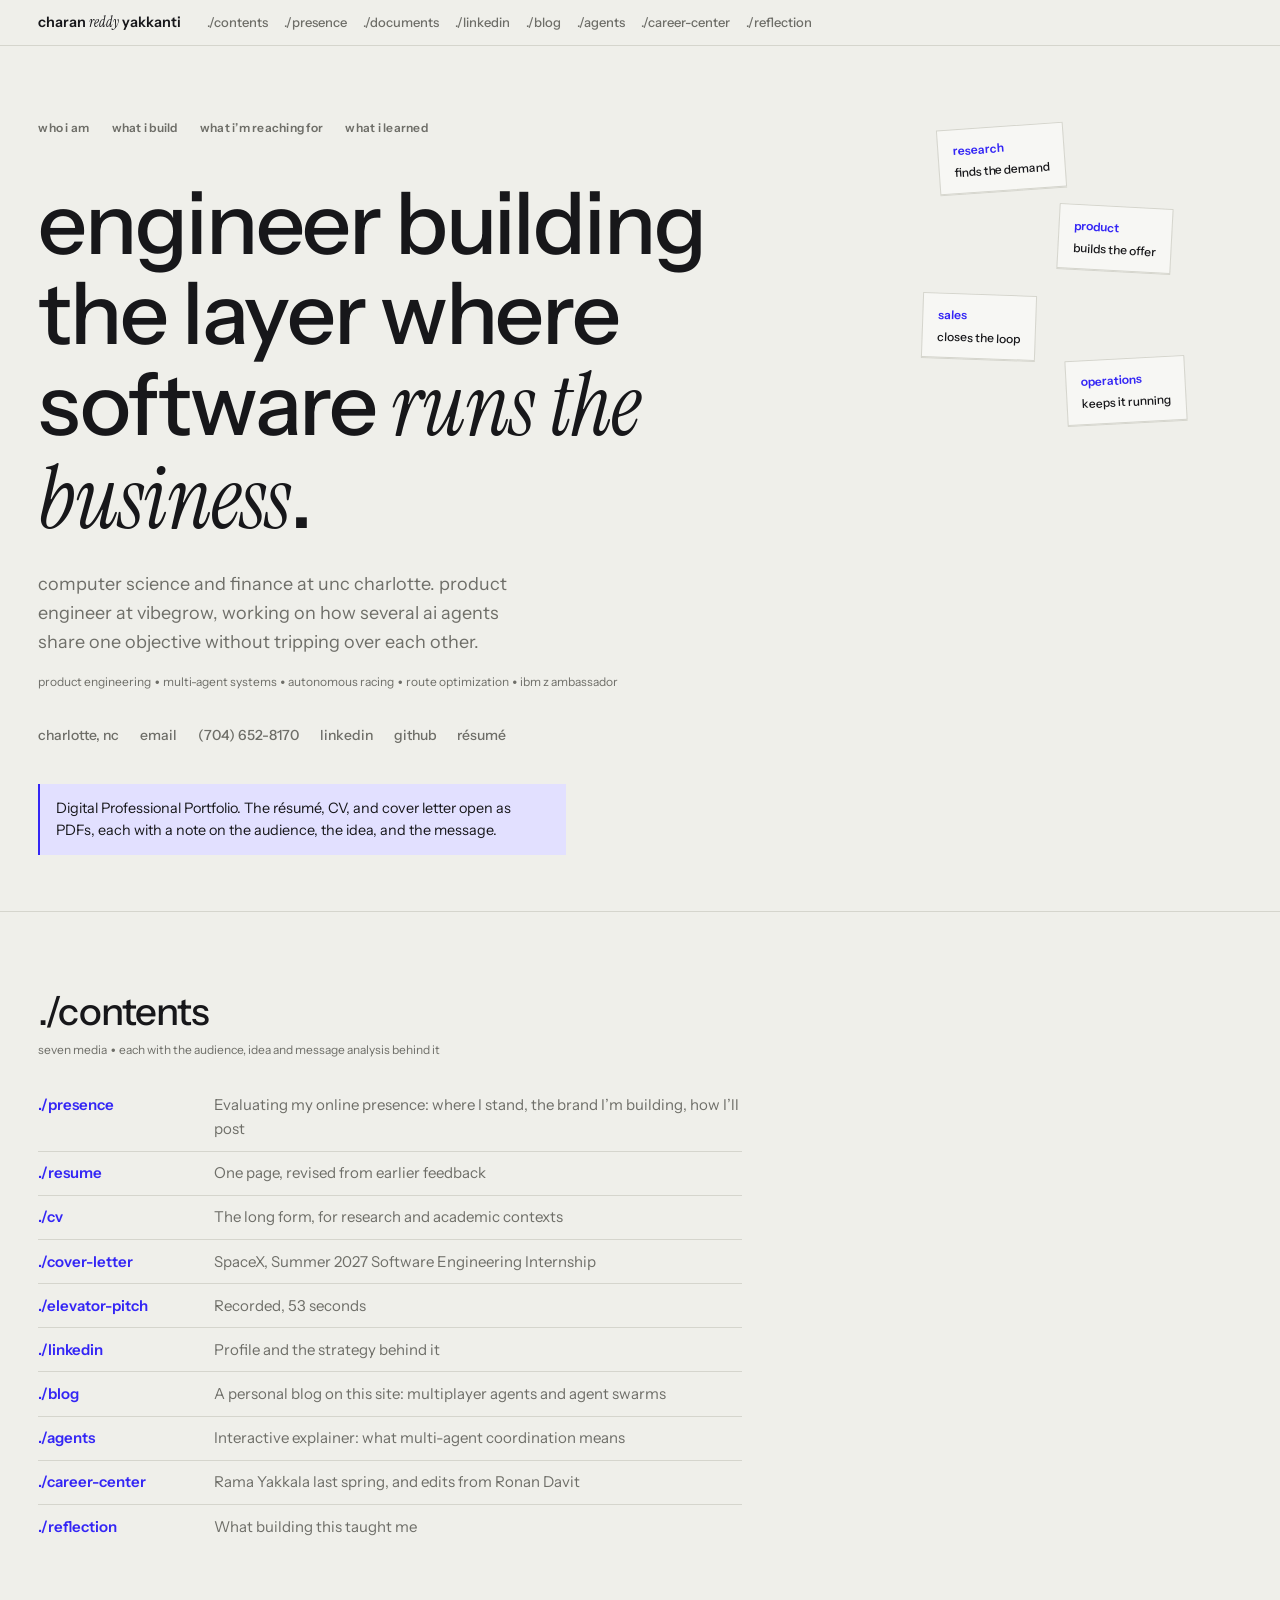
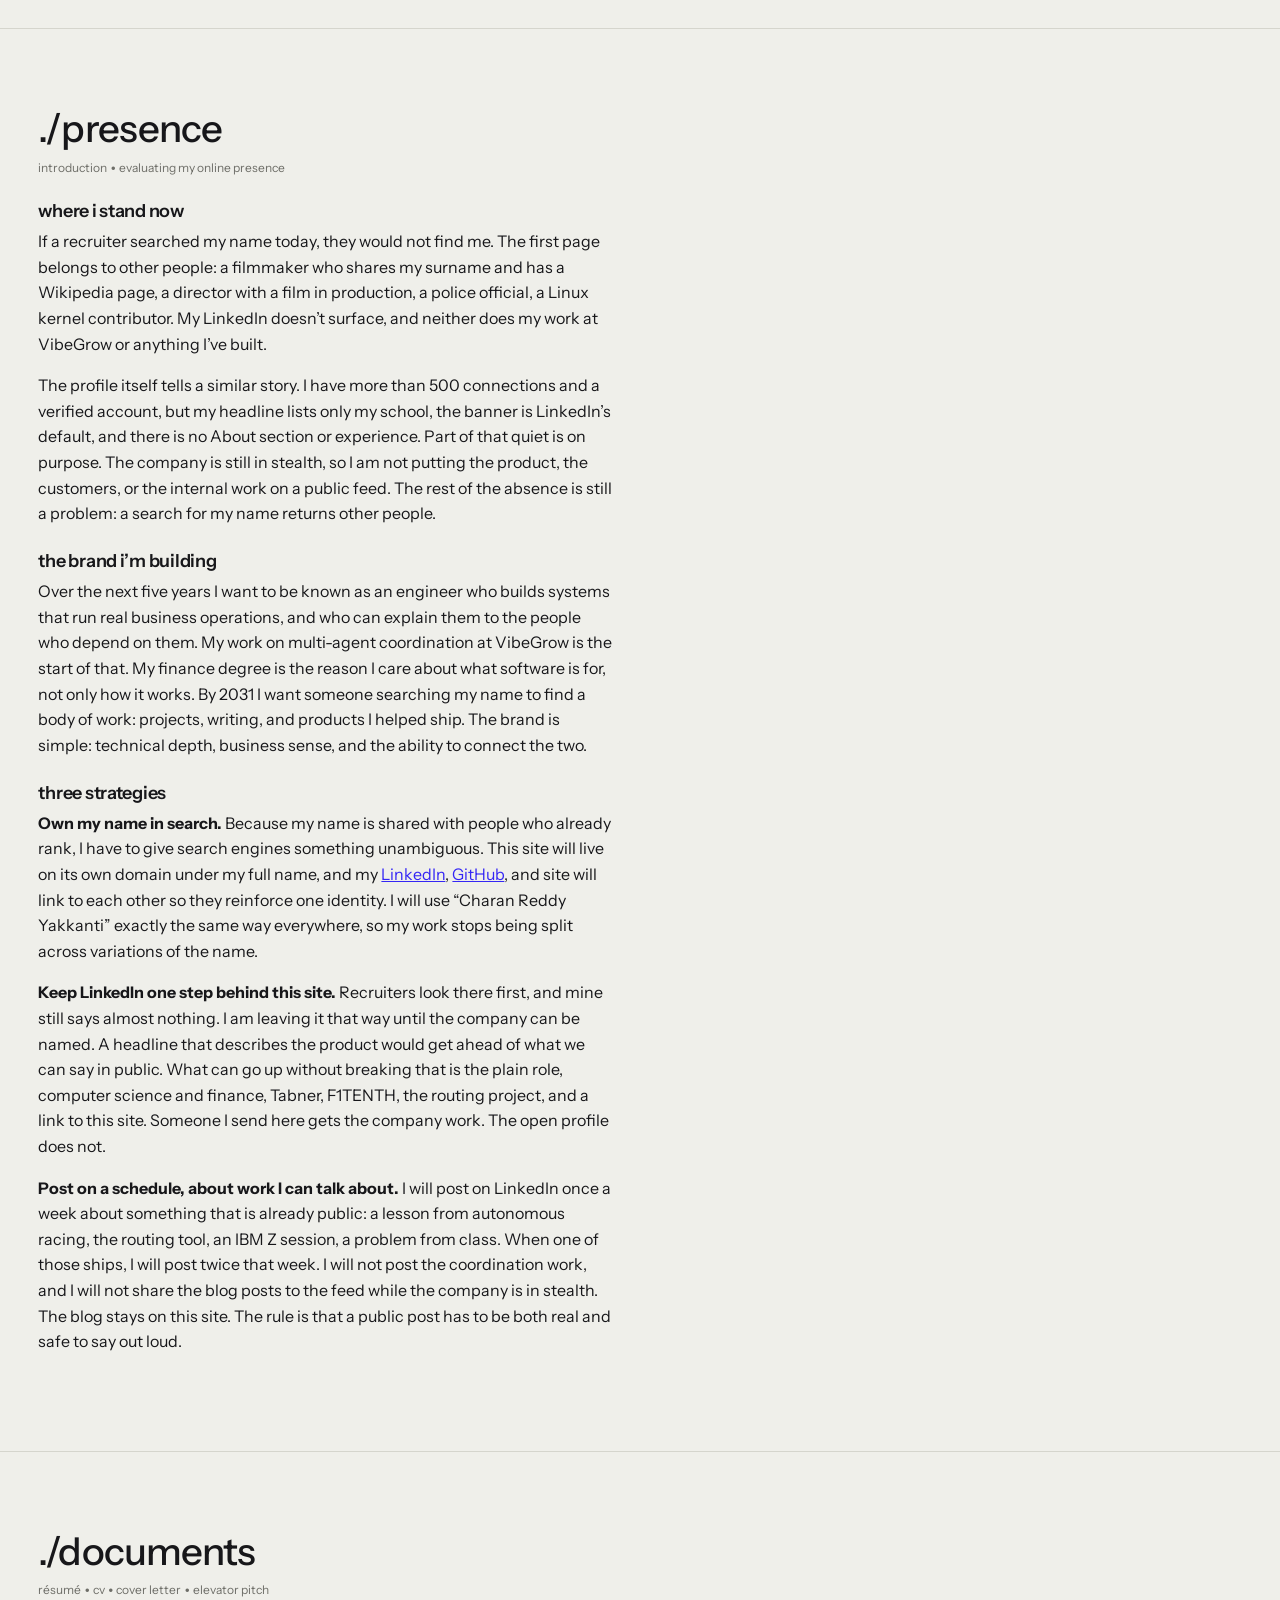
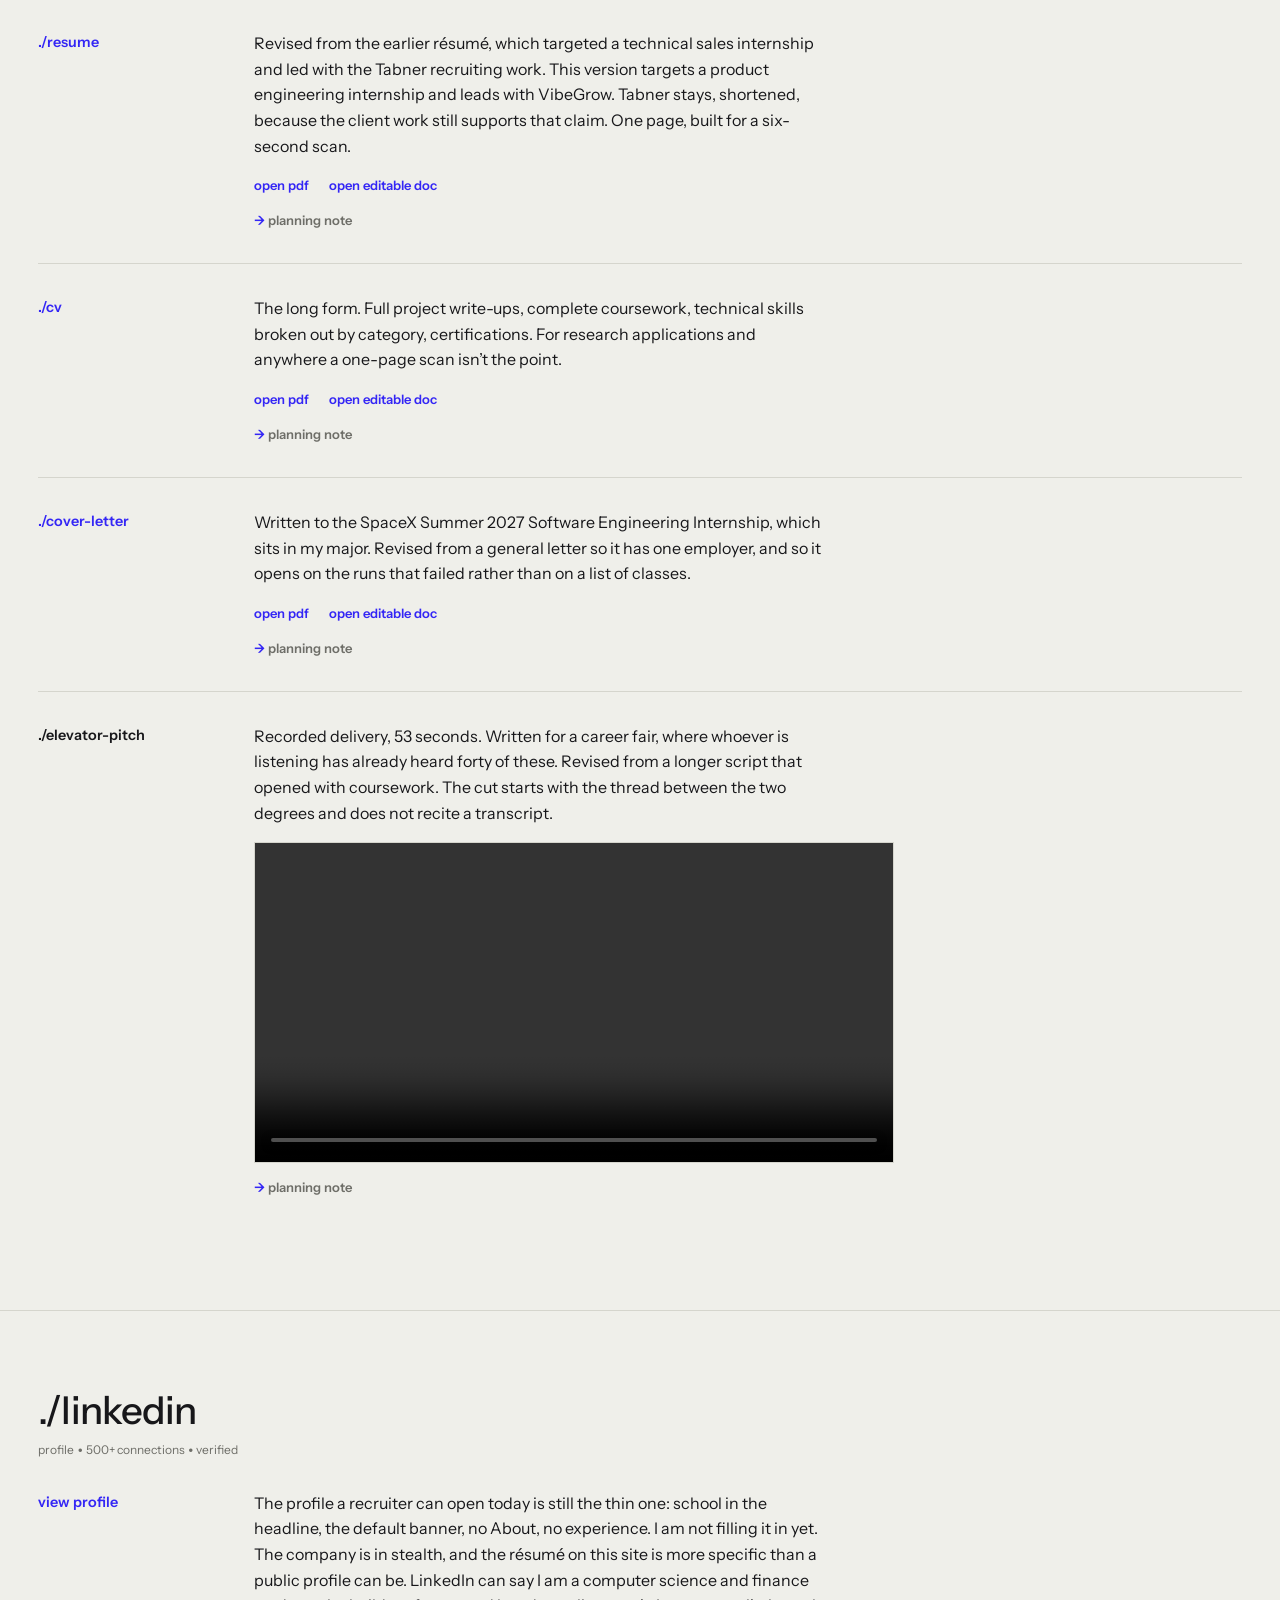
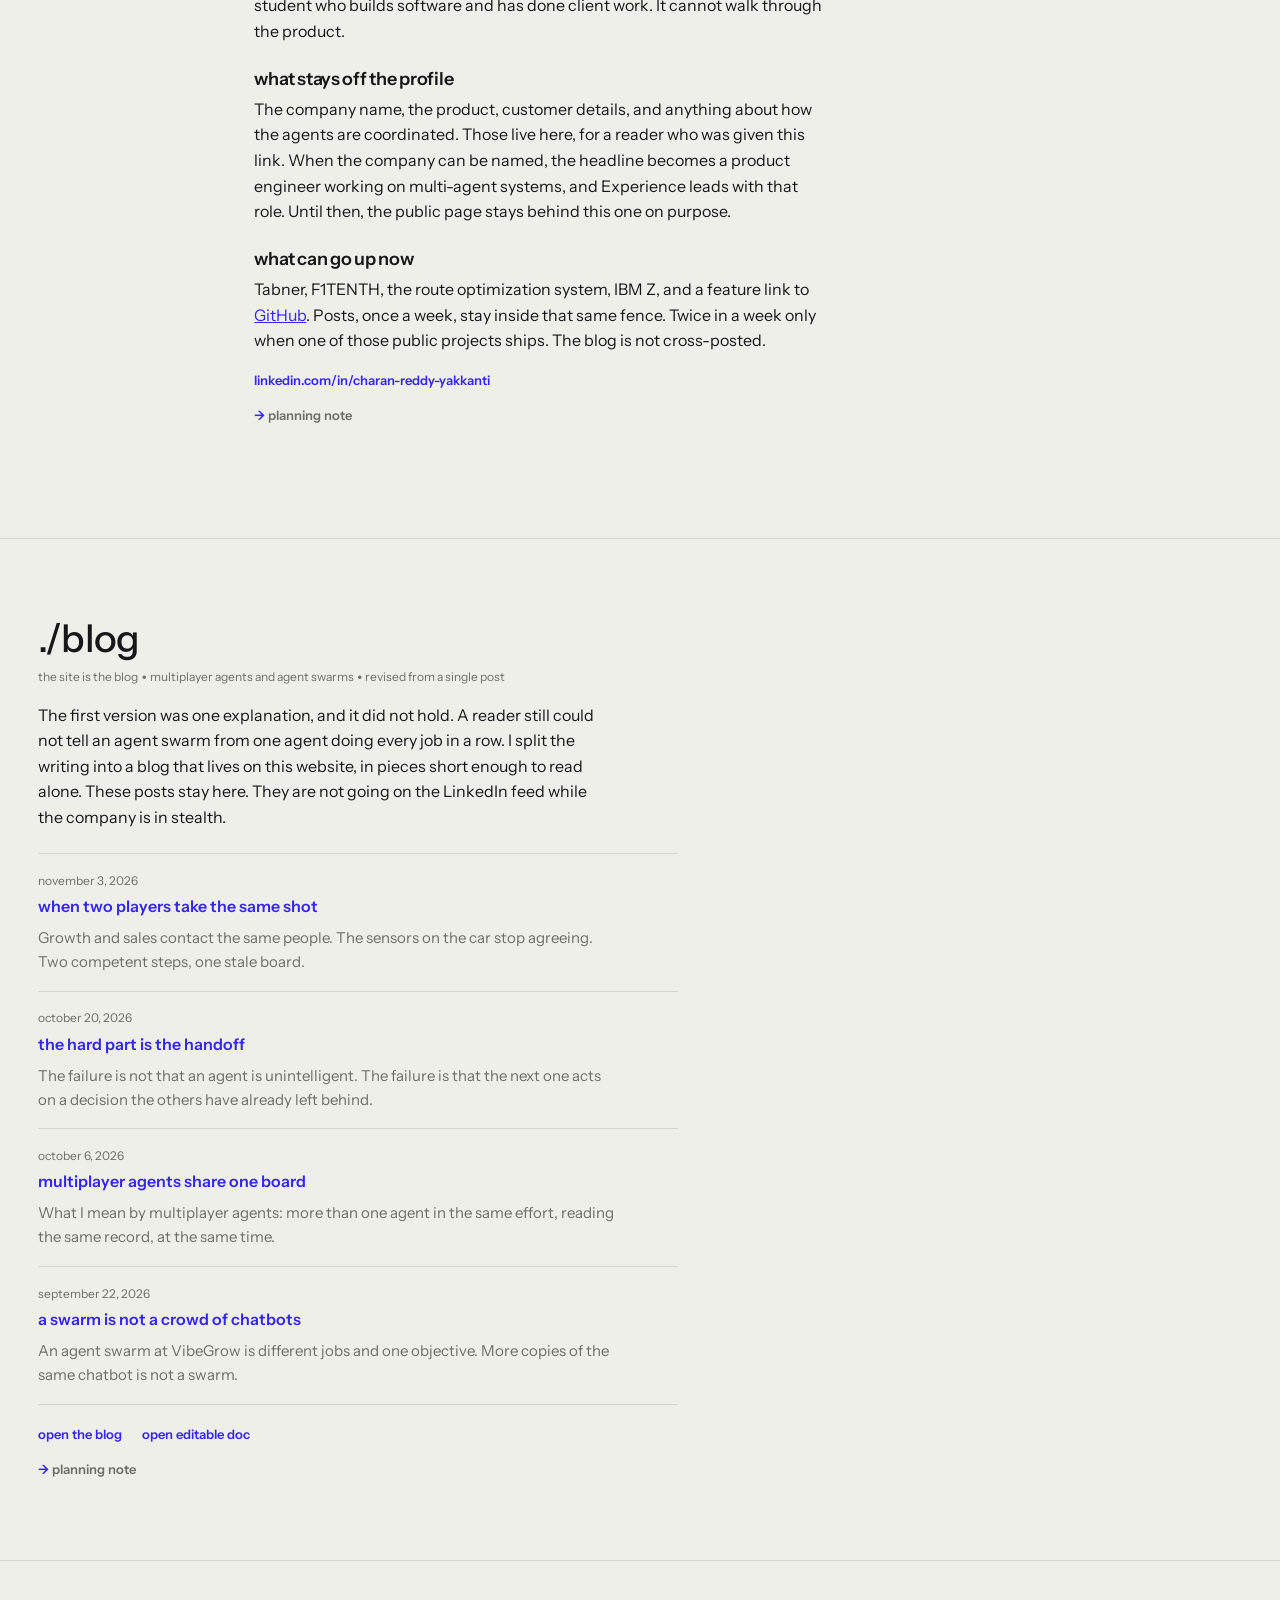
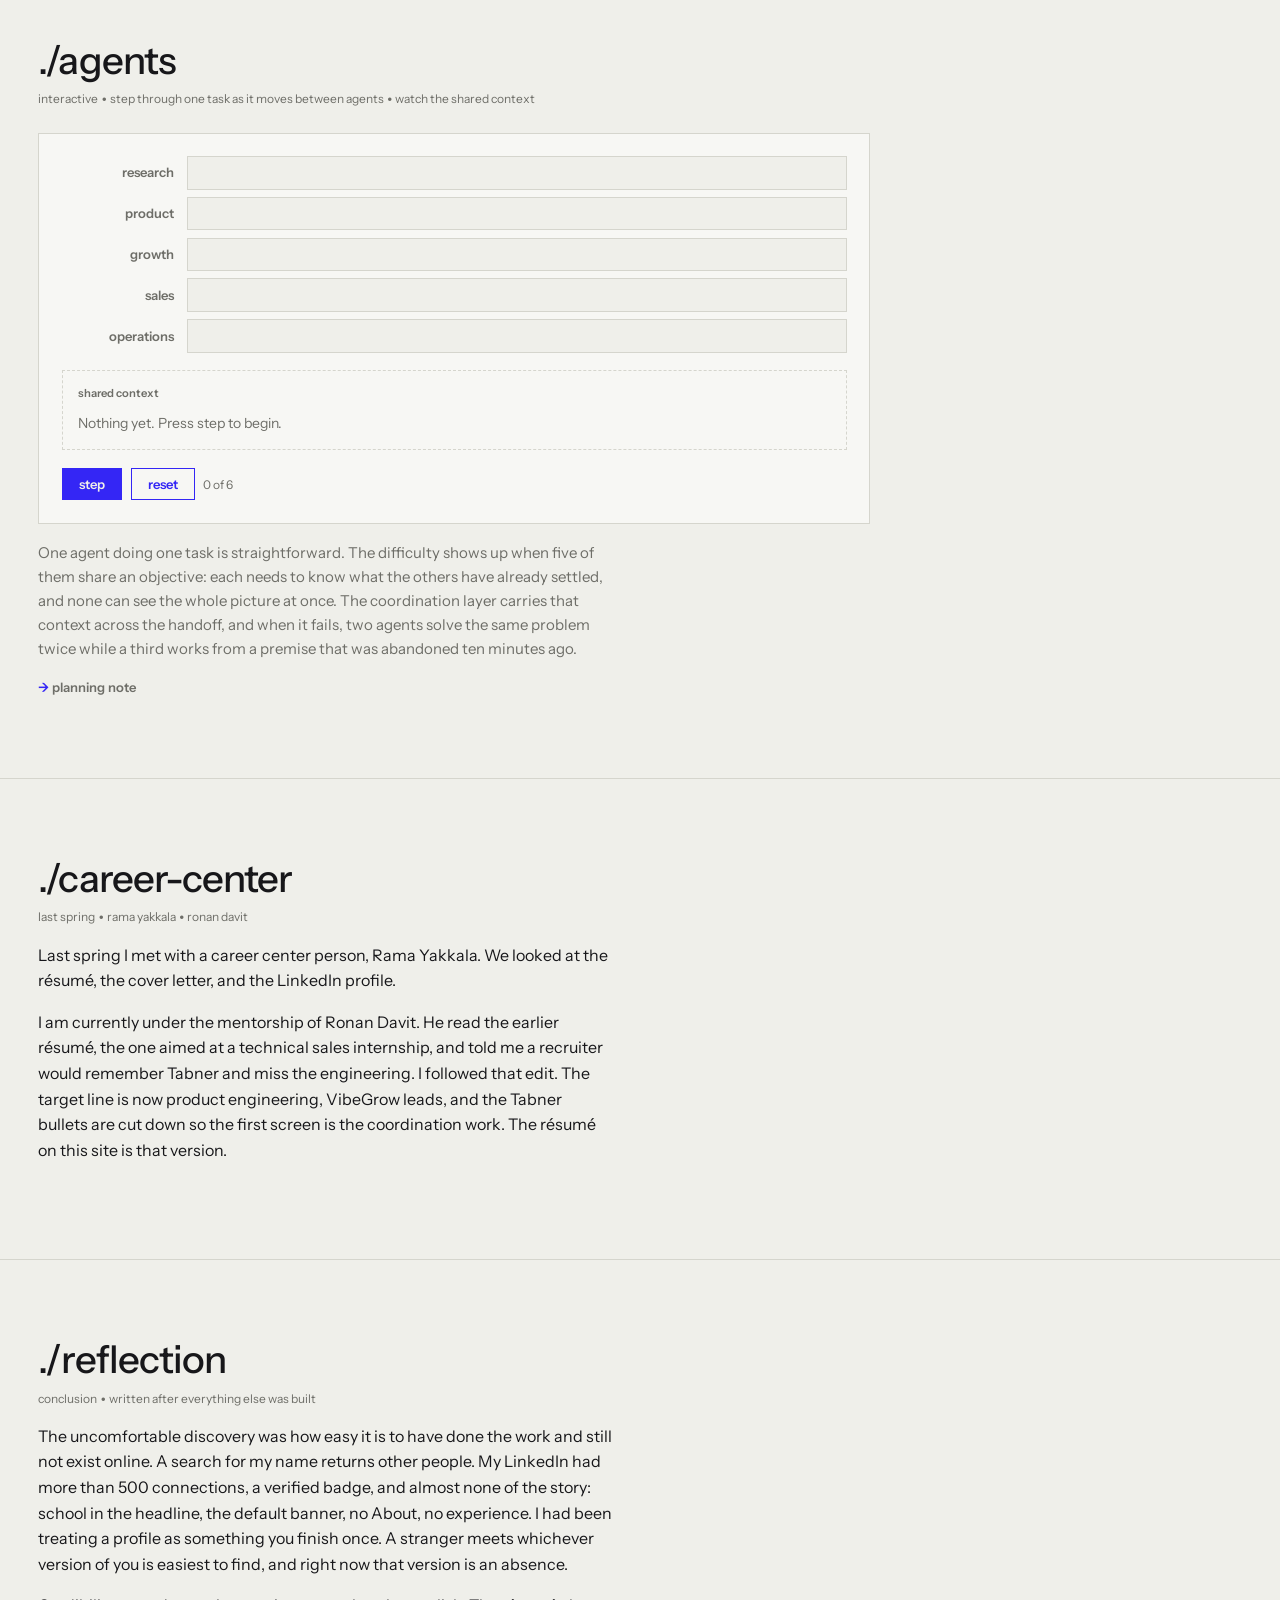
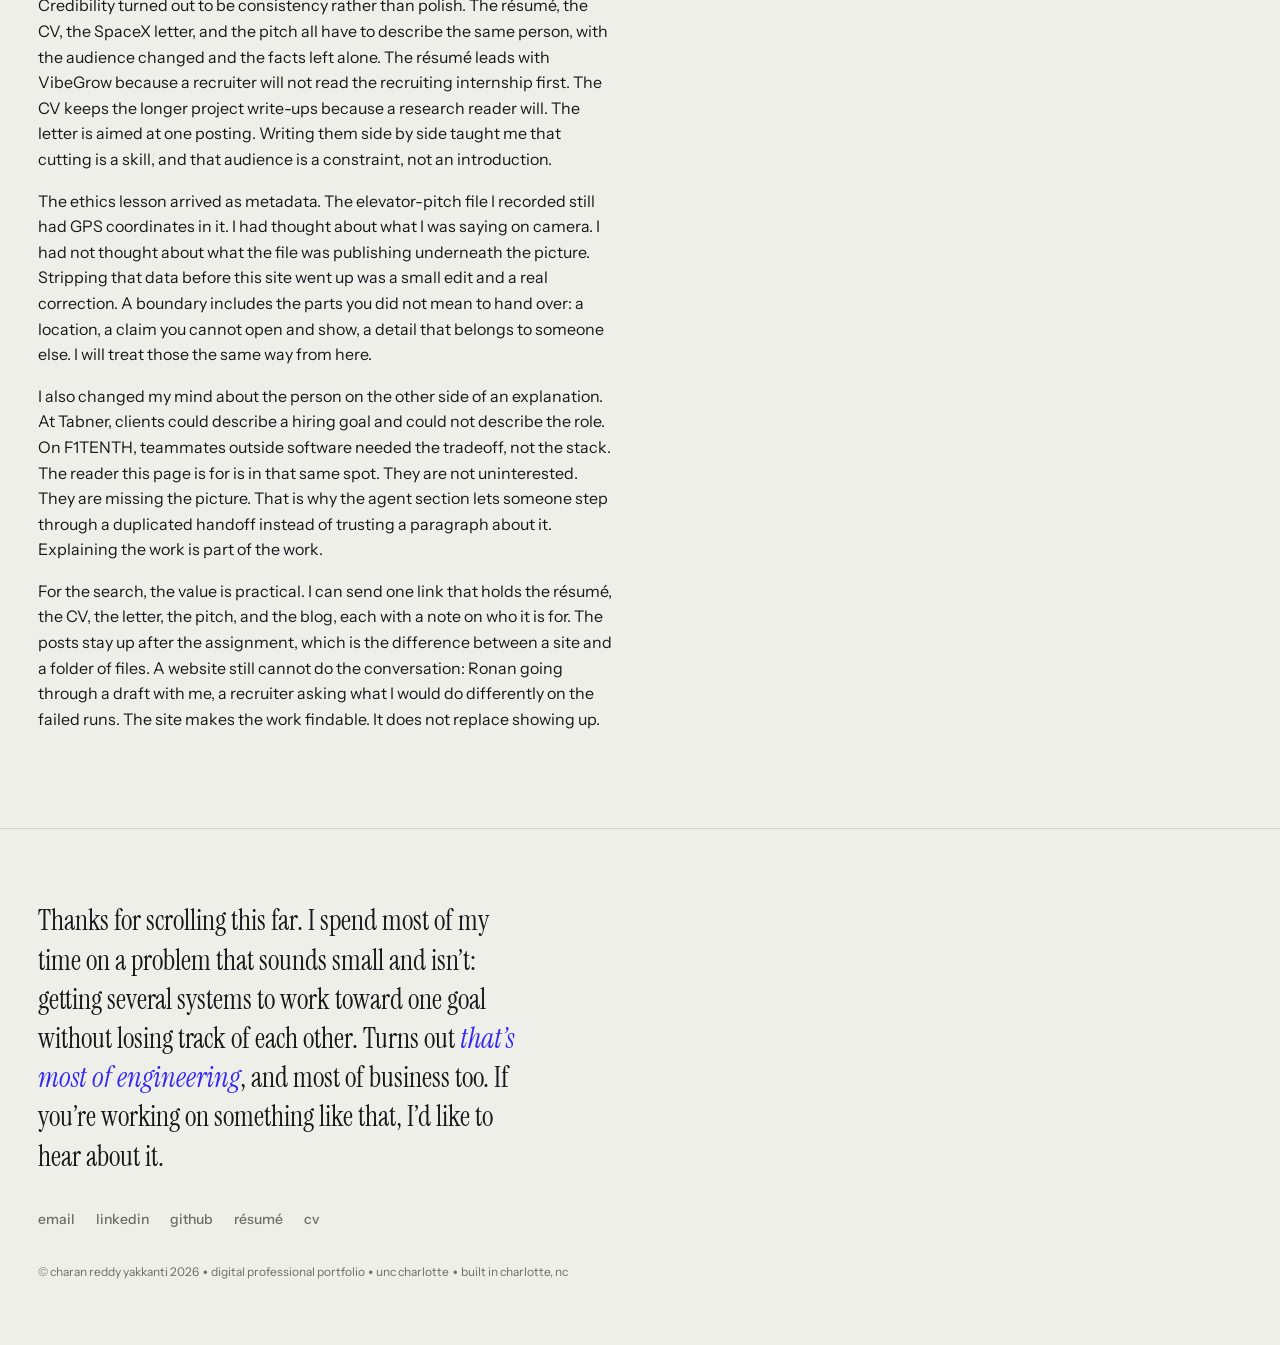
<file: index.html>
<!DOCTYPE html>
<html lang="en">
<head>
<meta charset="utf-8">
<meta name="viewport" content="width=device-width, initial-scale=1, viewport-fit=cover">
<title>charan reddy yakkanti, product engineer</title>
<meta name="description" content="Digital professional portfolio of Charan Reddy Yakkanti, Computer Science and Finance at UNC Charlotte.">
<link rel="preconnect" href="https://fonts.googleapis.com">
<link rel="preconnect" href="https://fonts.gstatic.com" crossorigin>
<link href="https://fonts.googleapis.com/css2?family=Instrument+Sans:ital,wght@0,400;0,500;0,600;1,400&family=Instrument+Serif:ital@0;1&display=swap" rel="stylesheet">
<link rel="stylesheet" href="styles.css">
</head>
<body>
<a class="skip" href="#main">Skip to content</a>

<nav class="bar" aria-label="Sections">
  <div class="bar-in">
    <a class="me" href="#top">charan <em>reddy</em> yakkanti</a>
    <div class="links">
      <a href="#contents">./contents</a>
      <a href="#presence">./presence</a>
      <a href="#documents">./documents</a>
      <a href="#linkedin">./linkedin</a>
      <a href="blog/index.html">./blog</a>
      <a href="#agents">./agents</a>
      <a href="#career-center">./career-center</a>
      <a href="#reflection">./reflection</a>
    </div>
  </div>
</nav>

<main id="main">

<header class="hero" id="top">
  <div class="wrap">
    <div class="stack">
      <span>who i am</span><span>what i build</span><span>what i’m reaching for</span><span>what i learned</span>
    </div>

    <h1>engineer building the layer where software <em>runs the business</em>.</h1>

    <p class="lede">computer science and finance at unc charlotte. product engineer at vibegrow, working on how several ai agents share one objective without tripping over each other.</p>
    <div class="dots">product engineering ∙ multi-agent systems ∙ autonomous racing ∙ route optimization ∙ ibm z ambassador</div>

    <div class="scatter" aria-hidden="true">
      <div class="chip c1"><b>research</b>finds the demand</div>
      <div class="chip c2"><b>product</b>builds the offer</div>
      <div class="chip c3"><b>sales</b>closes the loop</div>
      <div class="chip c4"><b>operations</b>keeps it running</div>
    </div>

    <div class="hail">
      <span>charlotte, nc</span>
      <a href="mailto:charanreddy.business@gmail.com">email</a>
      <a href="tel:+17046528170">(704) 652-8170</a>
      <a href="https://www.linkedin.com/in/charan-reddy-yakkanti-966712321/">linkedin</a>
      <a href="https://github.com/reay0110">github</a>
      <a href="resume.pdf">résumé</a>
    </div>

    <div class="howto">Digital Professional Portfolio. The résumé, CV, and cover letter open as PDFs, each with a note on the audience, the idea, and the message.</div>
  </div>
</header>

<section id="contents">
  <div class="wrap">
    <h2>./contents</h2>
    <p class="dots">seven media ∙ each with the audience, idea and message analysis behind it</p>
    <ul class="toc">
      <li><a href="#presence">./presence</a><span>Evaluating my online presence: where I stand, the brand I’m building, how I’ll post</span></li>
      <li><a href="#resume">./resume</a><span>One page, revised from earlier feedback</span></li>
      <li><a href="#cv">./cv</a><span>The long form, for research and academic contexts</span></li>
      <li><a href="#cover-letter">./cover-letter</a><span>SpaceX, Summer 2027 Software Engineering Internship</span></li>
      <li><a href="#elevator-pitch">./elevator-pitch</a><span>Recorded, 53 seconds</span></li>
      <li><a href="#linkedin">./linkedin</a><span>Profile and the strategy behind it</span></li>
      <li><a href="#blog">./blog</a><span>A personal blog on this site: multiplayer agents and agent swarms</span></li>
      <li><a href="#agents">./agents</a><span>Interactive explainer: what multi-agent coordination means</span></li>
      <li><a href="#career-center">./career-center</a><span>Rama Yakkala last spring, and edits from Ronan Davit</span></li>
      <li><a href="#reflection">./reflection</a><span>What building this taught me</span></li>
    </ul>
  </div>
</section>

<section id="presence">
  <div class="wrap">
    <h2>./presence</h2>
    <p class="dots">introduction ∙ evaluating my online presence</p>

    <h3>where i stand now</h3>
    <p>If a recruiter searched my name today, they would not find me. The first page belongs to other people: a filmmaker who shares my surname and has a Wikipedia page, a director with a film in production, a police official, a Linux kernel contributor. My LinkedIn doesn’t surface, and neither does my work at VibeGrow or anything I’ve built.</p>
    <p>The profile itself tells a similar story. I have more than 500 connections and a verified account, but my headline lists only my school, the banner is LinkedIn’s default, and there is no About section or experience. Part of that quiet is on purpose. The company is still in stealth, so I am not putting the product, the customers, or the internal work on a public feed. The rest of the absence is still a problem: a search for my name returns other people.</p>

    <h3>the brand i’m building</h3>
    <p>Over the next five years I want to be known as an engineer who builds systems that run real business operations, and who can explain them to the people who depend on them. My work on multi-agent coordination at VibeGrow is the start of that. My finance degree is the reason I care about what software is for, not only how it works. By 2031 I want someone searching my name to find a body of work: projects, writing, and products I helped ship. The brand is simple: technical depth, business sense, and the ability to connect the two.</p>

    <h3>three strategies</h3>
    <p><strong>Own my name in search.</strong> Because my name is shared with people who already rank, I have to give search engines something unambiguous. This site will live on its own domain under my full name, and my <a href="https://www.linkedin.com/in/charan-reddy-yakkanti-966712321/">LinkedIn</a>, <a href="https://github.com/reay0110">GitHub</a>, and site will link to each other so they reinforce one identity. I will use “Charan Reddy Yakkanti” exactly the same way everywhere, so my work stops being split across variations of the name.</p>
    <p><strong>Keep LinkedIn one step behind this site.</strong> Recruiters look there first, and mine still says almost nothing. I am leaving it that way until the company can be named. A headline that describes the product would get ahead of what we can say in public. What can go up without breaking that is the plain role, computer science and finance, Tabner, F1TENTH, the routing project, and a link to this site. Someone I send here gets the company work. The open profile does not.</p>
    <p><strong>Post on a schedule, about work I can talk about.</strong> I will post on LinkedIn once a week about something that is already public: a lesson from autonomous racing, the routing tool, an IBM Z session, a problem from class. When one of those ships, I will post twice that week. I will not post the coordination work, and I will not share the blog posts to the feed while the company is in stealth. The blog stays on this site. The rule is that a public post has to be both real and safe to say out loud.</p>
  </div>
</section>

<section id="documents">
  <div class="wrap">
    <h2>./documents</h2>
    <p class="dots">résumé ∙ cv ∙ cover letter ∙ elevator pitch</p>

    <div class="entry" id="resume">
      <div class="entry-path"><a href="resume.pdf">./resume</a></div>
      <div class="entry-body">
        <p>Revised from the earlier résumé, which targeted a technical sales internship and led with the Tabner recruiting work. This version targets a product engineering internship and leads with VibeGrow. Tabner stays, shortened, because the client work still supports that claim. One page, built for a six-second scan.</p>
        <div class="open"><a href="resume.pdf">open pdf</a><a data-doc="resume" href="#">open editable doc</a></div>
        <details class="aim">
          <summary>planning note</summary>
          <dl class="aim-body">
            <dt>audience</dt>
            <dd>A technical recruiter scanning for roughly six seconds before deciding whether to read on, filtering for evidence that I’ve built something real rather than for breadth.</dd>
            <dt>idea</dt>
            <dd>That a dual degree plus shipped engineering work makes me someone who can sit between the build and the client, and that the agent work is current rather than coursework.</dd>
            <dt>message</dt>
            <dd>VibeGrow first because it’s present tense and the most differentiated item. Projects next. Recruiting last and compressed, kept to support the client-facing claim.</dd>
          </dl>
        </details>
      </div>
    </div>

    <div class="entry" id="cv">
      <div class="entry-path"><a href="cv.pdf">./cv</a></div>
      <div class="entry-body">
        <p>The long form. Full project write-ups, complete coursework, technical skills broken out by category, certifications. For research applications and anywhere a one-page scan isn’t the point.</p>
        <div class="open"><a href="cv.pdf">open pdf</a><a data-doc="cv" href="#">open editable doc</a></div>
        <details class="aim">
          <summary>planning note</summary>
          <dl class="aim-body">
            <dt>audience</dt>
            <dd>A faculty reviewer or research lead who wants methods and scope, and who will read past the first screen.</dd>
            <dt>idea</dt>
            <dd>That the projects hold up under detail. The résumé compresses F1TENTH to two lines; here it gets its multidisciplinary context and the iteration that produced the result.</dd>
            <dt>message</dt>
            <dd>The same material as the résumé with priorities inverted: depth over compression, each project given its own description, nothing cut for space.</dd>
          </dl>
        </details>
      </div>
    </div>

    <div class="entry" id="cover-letter">
      <div class="entry-path"><a href="cover-letter.pdf">./cover-letter</a></div>
      <div class="entry-body">
        <p>Written to the SpaceX Summer 2027 Software Engineering Internship, which sits in my major. Revised from a general letter so it has one employer, and so it opens on the runs that failed rather than on a list of classes.</p>
        <div class="open"><a href="cover-letter.pdf">open pdf</a><a data-doc="coverLetter" href="#">open editable doc</a></div>
        <details class="aim">
          <summary>planning note</summary>
          <dl class="aim-body">
            <dt>audience</dt>
            <dd>An engineer screening for whether I’ve built things that had to work under real conditions. The posting says outright that aerospace experience isn’t required.</dd>
            <dt>idea</dt>
            <dd>That vehicle control and agent coordination are the same difficulty in different clothes: independent processes still have to agree on what is true.</dd>
            <dt>message</dt>
            <dd>Open on the failed runs rather than the finished car, since the posting asks for people who apply knowledge outside the classroom. Close on wanting consequences that are physical.</dd>
          </dl>
        </details>
      </div>
    </div>

    <div class="entry" id="elevator-pitch">
      <div class="entry-path">./elevator-pitch</div>
      <div class="entry-body">
        <p>Recorded delivery, 53 seconds. Written for a career fair, where whoever is listening has already heard forty of these. Revised from a longer script that opened with coursework. The cut starts with the thread between the two degrees and does not recite a transcript.</p>
        <video controls preload="metadata" playsinline src="elevator-pitch.mp4">
          Your browser can’t play this video. <a href="elevator-pitch.mp4">Download it instead.</a>
        </video>
        <details class="aim">
          <summary>planning note</summary>
          <dl class="aim-body">
            <dt>audience</dt>
            <dd>A recruiter standing up, mid-afternoon, who will remember one thing about me at most.</dd>
            <dt>idea</dt>
            <dd>That the gap between a technical solution and the person using it is what I keep returning to, with two unrelated-looking examples of it.</dd>
            <dt>message</dt>
            <dd>Name, the thread connecting both degrees, one proof point, a second, the ask. No credentials recited up front.</dd>
          </dl>
        </details>
      </div>
    </div>
  </div>
</section>

<section id="linkedin">
  <div class="wrap">
    <h2>./linkedin</h2>
    <p class="dots">profile ∙ 500+ connections ∙ verified</p>
    <div class="entry">
      <div class="entry-path"><a href="https://www.linkedin.com/in/charan-reddy-yakkanti-966712321/">view profile</a></div>
      <div class="entry-body">
        <p>The profile a recruiter can open today is still the thin one: school in the headline, the default banner, no About, no experience. I am not filling it in yet. The company is in stealth, and the résumé on this site is more specific than a public profile can be. LinkedIn can say I am a computer science and finance student who builds software and has done client work. It cannot walk through the product.</p>
        <h3>what stays off the profile</h3>
        <p>The company name, the product, customer details, and anything about how the agents are coordinated. Those live here, for a reader who was given this link. When the company can be named, the headline becomes a product engineer working on multi-agent systems, and Experience leads with that role. Until then, the public page stays behind this one on purpose.</p>
        <h3>what can go up now</h3>
        <p>Tabner, F1TENTH, the route optimization system, IBM Z, and a feature link to <a href="https://github.com/reay0110">GitHub</a>. Posts, once a week, stay inside that same fence. Twice in a week only when one of those public projects ships. The blog is not cross-posted.</p>
        <div class="open"><a href="https://www.linkedin.com/in/charan-reddy-yakkanti-966712321/">linkedin.com/in/charan-reddy-yakkanti</a></div>
        <details class="aim">
          <summary>planning note</summary>
          <dl class="aim-body">
            <dt>audience</dt>
            <dd>Recruiters searching by skill and school, and people I’ve met who look me up afterward. Both see the headline long before anything else.</dd>
            <dt>idea</dt>
            <dd>The résumé can name the company. The public profile cannot, yet. A reader gets the specific story only after they have this site.</dd>
            <dt>message</dt>
            <dd>The public profile stays general while the company is in stealth. This site carries the specific story, and the profile points at work that is already safe to name.</dd>
          </dl>
        </details>
      </div>
    </div>
  </div>
</section>

<section id="blog">
  <div class="wrap">
    <h2>./blog</h2>
    <p class="dots">the site is the blog ∙ multiplayer agents and agent swarms ∙ revised from a single post</p>
    <p>The first version was one explanation, and it did not hold. A reader still could not tell an agent swarm from one agent doing every job in a row. I split the writing into a blog that lives on this website, in pieces short enough to read alone. These posts stay here. They are not going on the LinkedIn feed while the company is in stealth.</p>
    <ul class="post-list">
      <li>
        <span class="post-meta">november 3, 2026</span>
        <a href="blog/same-shot.html">when two players take the same shot</a>
        <p class="post-dek">Growth and sales contact the same people. The sensors on the car stop agreeing. Two competent steps, one stale board.</p>
      </li>
      <li>
        <span class="post-meta">october 20, 2026</span>
        <a href="blog/the-handoff.html">the hard part is the handoff</a>
        <p class="post-dek">The failure is not that an agent is unintelligent. The failure is that the next one acts on a decision the others have already left behind.</p>
      </li>
      <li>
        <span class="post-meta">october 6, 2026</span>
        <a href="blog/multiplayer-agents.html">multiplayer agents share one board</a>
        <p class="post-dek">What I mean by multiplayer agents: more than one agent in the same effort, reading the same record, at the same time.</p>
      </li>
      <li>
        <span class="post-meta">september 22, 2026</span>
        <a href="blog/swarm-is-not-a-crowd.html">a swarm is not a crowd of chatbots</a>
        <p class="post-dek">An agent swarm at VibeGrow is different jobs and one objective. More copies of the same chatbot is not a swarm.</p>
      </li>
    </ul>
    <div class="open"><a href="blog/index.html">open the blog</a><a data-doc="blog" href="#">open editable doc</a></div>
    <details class="aim">
      <summary>planning note</summary>
      <dl class="aim-body">
        <dt>audience</dt>
        <dd>A curious non-engineer: a recruiter, a professor, a finance student. Someone who has heard “agents” and has no picture of what a swarm is, or of what goes wrong when several of them work at once.</dd>
        <dt>idea</dt>
        <dd>A swarm is not a louder chatbot, and multiplayer agents are not one agent taking turns. The hard part is the handoff.</dd>
        <dt>message</dt>
        <dd>Four posts on this site, each with one scene. A reader can start at the latest or read them in order, from the definition of a swarm to the duplicated shot.</dd>
      </dl>
    </details>
  </div>
</section>

<section id="agents">
  <div class="wrap">
    <h2>./agents</h2>
    <p class="dots">interactive ∙ step through one task as it moves between agents ∙ watch the shared context</p>

    <div class="lab">
      <div class="lanes" id="lanes"></div>
      <div class="shared" aria-live="polite">
        <div class="shared-h">shared context</div>
        <div id="shared-body"><span class="empty">Nothing yet. Press step to begin.</span></div>
      </div>
      <div class="ctl">
        <button id="step">step</button>
        <button id="reset" class="ghost">reset</button>
        <span class="count" id="count"></span>
      </div>
    </div>

    <p class="cap">One agent doing one task is straightforward. The difficulty shows up when five of them share an objective: each needs to know what the others have already settled, and none can see the whole picture at once. The coordination layer carries that context across the handoff, and when it fails, two agents solve the same problem twice while a third works from a premise that was abandoned ten minutes ago.</p>

    <details class="aim">
      <summary>planning note</summary>
      <dl class="aim-body">
        <dt>audience</dt>
        <dd>The same non-technical reader as the blog, arriving with no picture of what an agent system looks like from the inside.</dd>
        <dt>idea</dt>
        <dd>That coordination fails at the handoff, and that you can see it happen rather than take it on trust.</dd>
        <dt>message</dt>
        <dd>Let the reader step through it. The duplicated outreach at step four makes the point better than a paragraph explaining it would.</dd>
      </dl>
    </details>
  </div>
</section>

<section id="career-center">
  <div class="wrap">
    <h2>./career-center</h2>
    <p class="dots">last spring ∙ rama yakkala ∙ ronan davit</p>
    <p>Last spring I met with a career center person, Rama Yakkala. We looked at the résumé, the cover letter, and the LinkedIn profile.</p>
    <p>I am currently under the mentorship of Ronan Davit. He read the earlier résumé, the one aimed at a technical sales internship, and told me a recruiter would remember Tabner and miss the engineering. I followed that edit. The target line is now product engineering, VibeGrow leads, and the Tabner bullets are cut down so the first screen is the coordination work. The résumé on this site is that version.</p>
  </div>
</section>

<section id="reflection">
  <div class="wrap">
    <h2>./reflection</h2>
    <p class="dots">conclusion ∙ written after everything else was built</p>
    <p>The uncomfortable discovery was how easy it is to have done the work and still not exist online. A search for my name returns other people. My LinkedIn had more than 500 connections, a verified badge, and almost none of the story: school in the headline, the default banner, no About, no experience. I had been treating a profile as something you finish once. A stranger meets whichever version of you is easiest to find, and right now that version is an absence.</p>
    <p>Credibility turned out to be consistency rather than polish. The résumé, the CV, the SpaceX letter, and the pitch all have to describe the same person, with the audience changed and the facts left alone. The résumé leads with VibeGrow because a recruiter will not read the recruiting internship first. The CV keeps the longer project write-ups because a research reader will. The letter is aimed at one posting. Writing them side by side taught me that cutting is a skill, and that audience is a constraint, not an introduction.</p>
    <p>The ethics lesson arrived as metadata. The elevator-pitch file I recorded still had GPS coordinates in it. I had thought about what I was saying on camera. I had not thought about what the file was publishing underneath the picture. Stripping that data before this site went up was a small edit and a real correction. A boundary includes the parts you did not mean to hand over: a location, a claim you cannot open and show, a detail that belongs to someone else. I will treat those the same way from here.</p>
    <p>I also changed my mind about the person on the other side of an explanation. At Tabner, clients could describe a hiring goal and could not describe the role. On F1TENTH, teammates outside software needed the tradeoff, not the stack. The reader this page is for is in that same spot. They are not uninterested. They are missing the picture. That is why the agent section lets someone step through a duplicated handoff instead of trusting a paragraph about it. Explaining the work is part of the work.</p>
    <p>For the search, the value is practical. I can send one link that holds the résumé, the CV, the letter, the pitch, and the blog, each with a note on who it is for. The posts stay up after the assignment, which is the difference between a site and a folder of files. A website still cannot do the conversation: Ronan going through a draft with me, a recruiter asking what I would do differently on the failed runs. The site makes the work findable. It does not replace showing up.</p>
  </div>
</section>

</main>

<footer>
  <div class="wrap">
    <p class="note">Thanks for scrolling this far. I spend most of my time on a problem that sounds small and isn’t: getting several systems to work toward one goal without losing track of each other. Turns out <em>that’s most of engineering</em>, and most of business too. If you’re working on something like that, I’d like to hear about it.</p>
    <div class="hail">
      <a href="mailto:charanreddy.business@gmail.com">email</a>
      <a href="https://www.linkedin.com/in/charan-reddy-yakkanti-966712321/">linkedin</a>
      <a href="https://github.com/reay0110">github</a>
      <a href="resume.pdf">résumé</a>
      <a href="cv.pdf">cv</a>
    </div>
    <div class="fine">© charan reddy yakkanti 2026 ∙ digital professional portfolio ∙ unc charlotte ∙ built in charlotte, nc</div>
  </div>
</footer>

<script>
/* ------------------------------------------------------------------
   PASTE YOUR GOOGLE DOC LINKS HERE.
   Share each doc as "Anyone with the link: Commenter" (or Editor).
   Any link left empty hides its "open editable doc" button.
------------------------------------------------------------------- */
var DOCS = {
  resume:      "https://docs.google.com/document/d/1ArnAbPwE1KrmtxYPwtOHHY_nBFB-GQ0tU1meFnh1qso/edit?usp=sharing",
  cv:          "https://docs.google.com/document/d/1CGyWkvjSSYoTws08NN92zA3og2cnjgs5iN5bWJ7TUpk/edit?usp=sharing",
  coverLetter: "https://docs.google.com/document/d/15zlORwHRPCQyMRZU0n5NanL5Cy0KrMV4VKiuxnVLZr0/edit?usp=sharing",
  blog:        "https://docs.google.com/document/d/1ZeHgXdzhWEuGdE5cZn3Lr3qdJBapnnmcR2a5qO3H7H8/edit?usp=sharing"
};

(function(){
  document.querySelectorAll("[data-doc]").forEach(function(a){
    var url = DOCS[a.dataset.doc];
    if(url){ a.href = url; a.target = "_blank"; a.rel = "noopener"; }
    else { a.remove(); }
  });

  var LANES=["research","product","growth","sales","operations"];
  var SCRIPT=[
    {on:["research"],msg:"Sizing demand for the offer",
     adds:"Research: demand confirmed in one narrow segment"},
    {on:["research","product"],msg:"Handing findings to product",
     adds:"Product: scoping the build against that segment only"},
    {on:["product"],msg:"Building against the confirmed segment",
     adds:"Product: v1 scope frozen"},
    {on:["growth","sales"],msg:"Both pick up the same lead list",
     adds:"⚠ Growth and sales are duplicating outreach, with no shared record of who was contacted"},
    {on:["growth","sales","operations"],msg:"Operations reconciles the overlap",
     adds:"Operations: contact log made authoritative, duplicates dropped"},
    {on:["research","product","growth","sales","operations"],msg:"All five reading one record",
     adds:"Every agent on the same state. Coordination holding."}
  ];
  var i=0,lanesEl=document.getElementById("lanes"),sharedEl=document.getElementById("shared-body"),
      countEl=document.getElementById("count"),stepBtn=document.getElementById("step"),
      resetBtn=document.getElementById("reset");

  LANES.forEach(function(n){
    var r=document.createElement("div");
    r.className="lane"; r.dataset.lane=n;
    r.innerHTML='<div class="lane-name">'+n+'</div><div class="lane-track"><span class="lane-msg"></span></div>';
    lanesEl.appendChild(r);
  });

  function render(){
    var s=SCRIPT[i-1];
    LANES.forEach(function(n){
      var r=lanesEl.querySelector('[data-lane="'+n+'"]');
      var on=!!(s&&s.on.indexOf(n)!==-1);
      r.classList.toggle("on",on);
      r.querySelector(".lane-msg").textContent=on?s.msg:"";
    });
    if(i===0){ sharedEl.innerHTML='<span class="empty">Nothing yet. Press step to begin.</span>'; }
    else{
      var ul=document.createElement("ul");
      for(var k=0;k<i;k++){ var li=document.createElement("li"); li.textContent=SCRIPT[k].adds; ul.appendChild(li); }
      sharedEl.innerHTML=""; sharedEl.appendChild(ul);
    }
    countEl.textContent=i+" of "+SCRIPT.length;
    stepBtn.disabled=(i>=SCRIPT.length);
    stepBtn.textContent=(i>=SCRIPT.length)?"complete":"step";
  }
  stepBtn.addEventListener("click",function(){ if(i<SCRIPT.length){ i++; render(); } });
  resetBtn.addEventListener("click",function(){ i=0; render(); });
  render();
})();
</script>
</body>
</html>
</file>
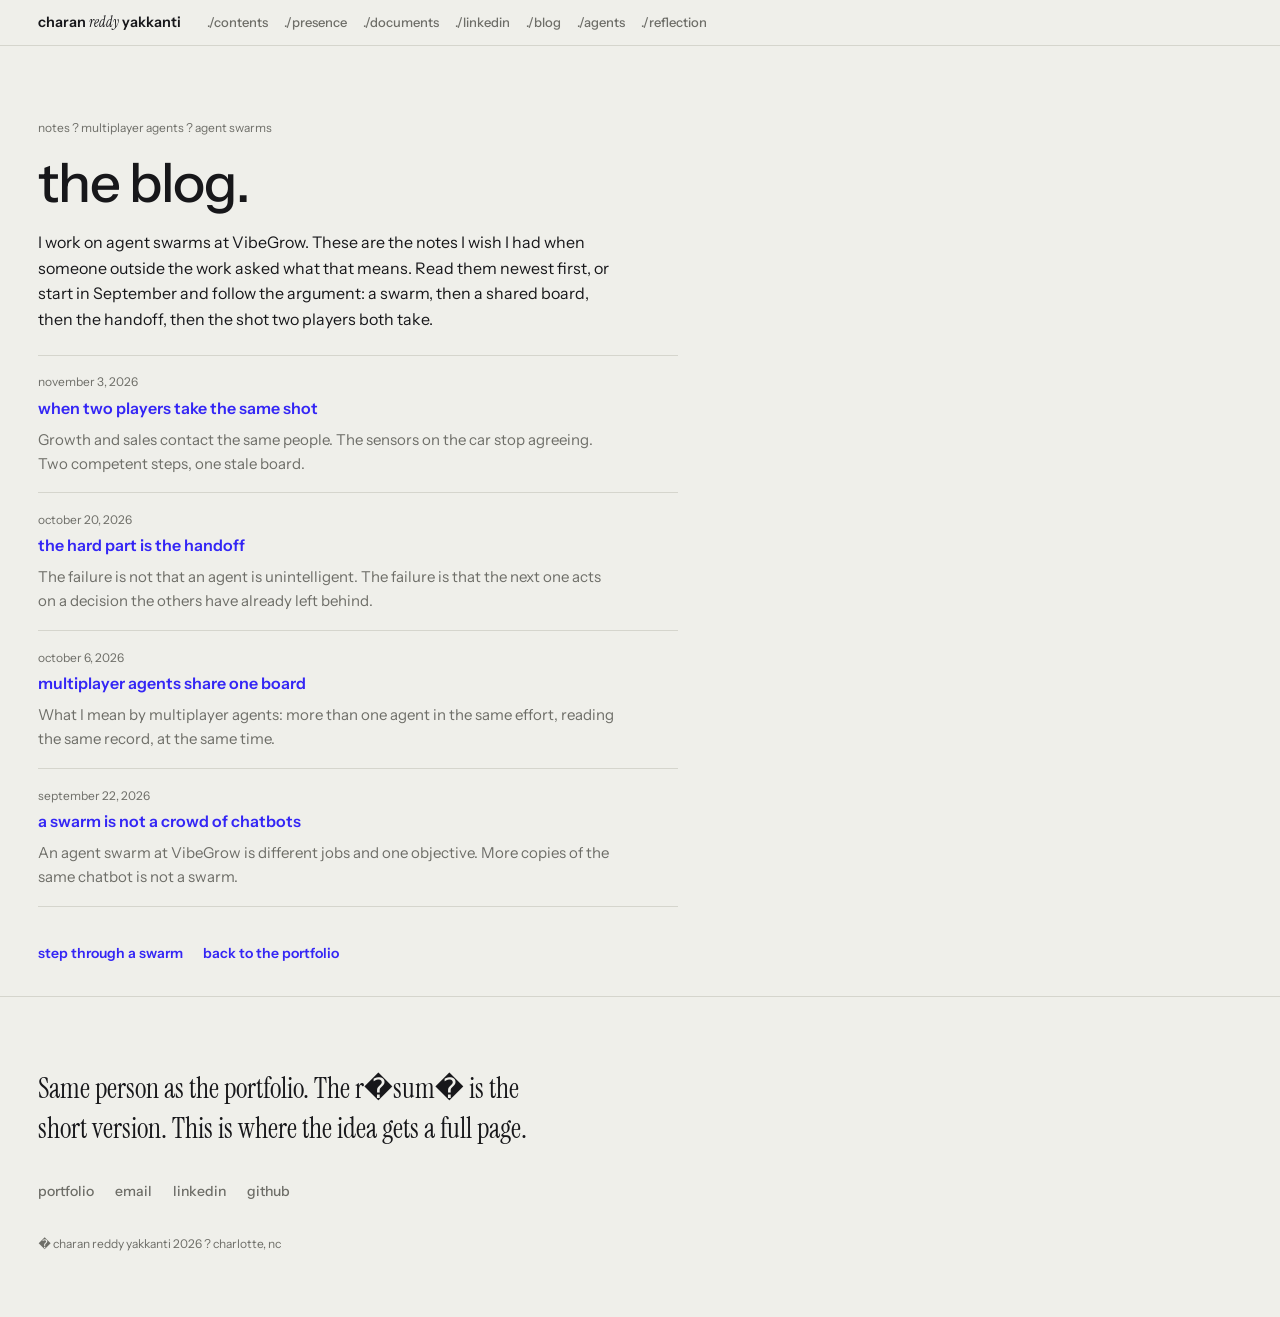
<file: blog/index.html>
<!DOCTYPE html>
<html lang="en">
<head>
<meta charset="utf-8">
<meta name="viewport" content="width=device-width, initial-scale=1, viewport-fit=cover">
<title>blog, charan reddy yakkanti</title>
<meta name="description" content="Notes on multiplayer agents and agent swarms, by Charan Reddy Yakkanti.">
<link rel="preconnect" href="https://fonts.googleapis.com">
<link rel="preconnect" href="https://fonts.gstatic.com" crossorigin>
<link href="https://fonts.googleapis.com/css2?family=Instrument+Sans:ital,wght@0,400;0,500;0,600;1,400&family=Instrument+Serif:ital@0;1&display=swap" rel="stylesheet">
<link rel="stylesheet" href="../styles.css">
</head>
<body>
<a class="skip" href="#main">Skip to content</a>
<nav class="bar" aria-label="Sections">
  <div class="bar-in">
    <a class="me" href="../index.html">charan <em>reddy</em> yakkanti</a>
    <div class="links">
      <a href="../index.html#contents">./contents</a>
      <a href="../index.html#presence">./presence</a>
      <a href="../index.html#documents">./documents</a>
      <a href="../index.html#linkedin">./linkedin</a>
      <a href="index.html">./blog</a>
      <a href="../index.html#agents">./agents</a>
      <a href="../index.html#reflection">./reflection</a>
    </div>
  </div>
</nav>
<main id="main">
  <article class="post" id="top">
    <div class="wrap">
      <p class="dots">notes ? multiplayer agents ? agent swarms</p>
      <h1 class="post-title">the blog.</h1>
      <p class="journal-lead">I work on agent swarms at VibeGrow. These are the notes I wish I had when someone outside the work asked what that means. Read them newest first, or start in September and follow the argument: a swarm, then a shared board, then the handoff, then the shot two players both take.</p>
      <ul class="post-list">
        <li>
          <span class="post-meta">november 3, 2026</span>
          <a href="same-shot.html">when two players take the same shot</a>
          <p class="post-dek">Growth and sales contact the same people. The sensors on the car stop agreeing. Two competent steps, one stale board.</p>
        </li>
        <li>
          <span class="post-meta">october 20, 2026</span>
          <a href="the-handoff.html">the hard part is the handoff</a>
          <p class="post-dek">The failure is not that an agent is unintelligent. The failure is that the next one acts on a decision the others have already left behind.</p>
        </li>
        <li>
          <span class="post-meta">october 6, 2026</span>
          <a href="multiplayer-agents.html">multiplayer agents share one board</a>
          <p class="post-dek">What I mean by multiplayer agents: more than one agent in the same effort, reading the same record, at the same time.</p>
        </li>
        <li>
          <span class="post-meta">september 22, 2026</span>
          <a href="swarm-is-not-a-crowd.html">a swarm is not a crowd of chatbots</a>
          <p class="post-dek">An agent swarm at VibeGrow is different jobs and one objective. More copies of the same chatbot is not a swarm.</p>
        </li>
      </ul>
      <p class="post-nav"><a href="../index.html#agents">step through a swarm</a><a href="../index.html">back to the portfolio</a></p>
    </div>
  </article>
</main>
<footer>
  <div class="wrap">
    <p class="note">Same person as the portfolio. The r�sum� is the short version. This is where the idea gets a full page.</p>
    <div class="hail">
      <a href="../index.html">portfolio</a>
      <a href="mailto:charanreddy.business@gmail.com">email</a>
      <a href="https://www.linkedin.com/in/charan-reddy-yakkanti-966712321/">linkedin</a>
      <a href="https://github.com/reay0110">github</a>
    </div>
    <div class="fine">� charan reddy yakkanti 2026 ? charlotte, nc</div>
  </div>
</footer>
</body>
</html>
</file>
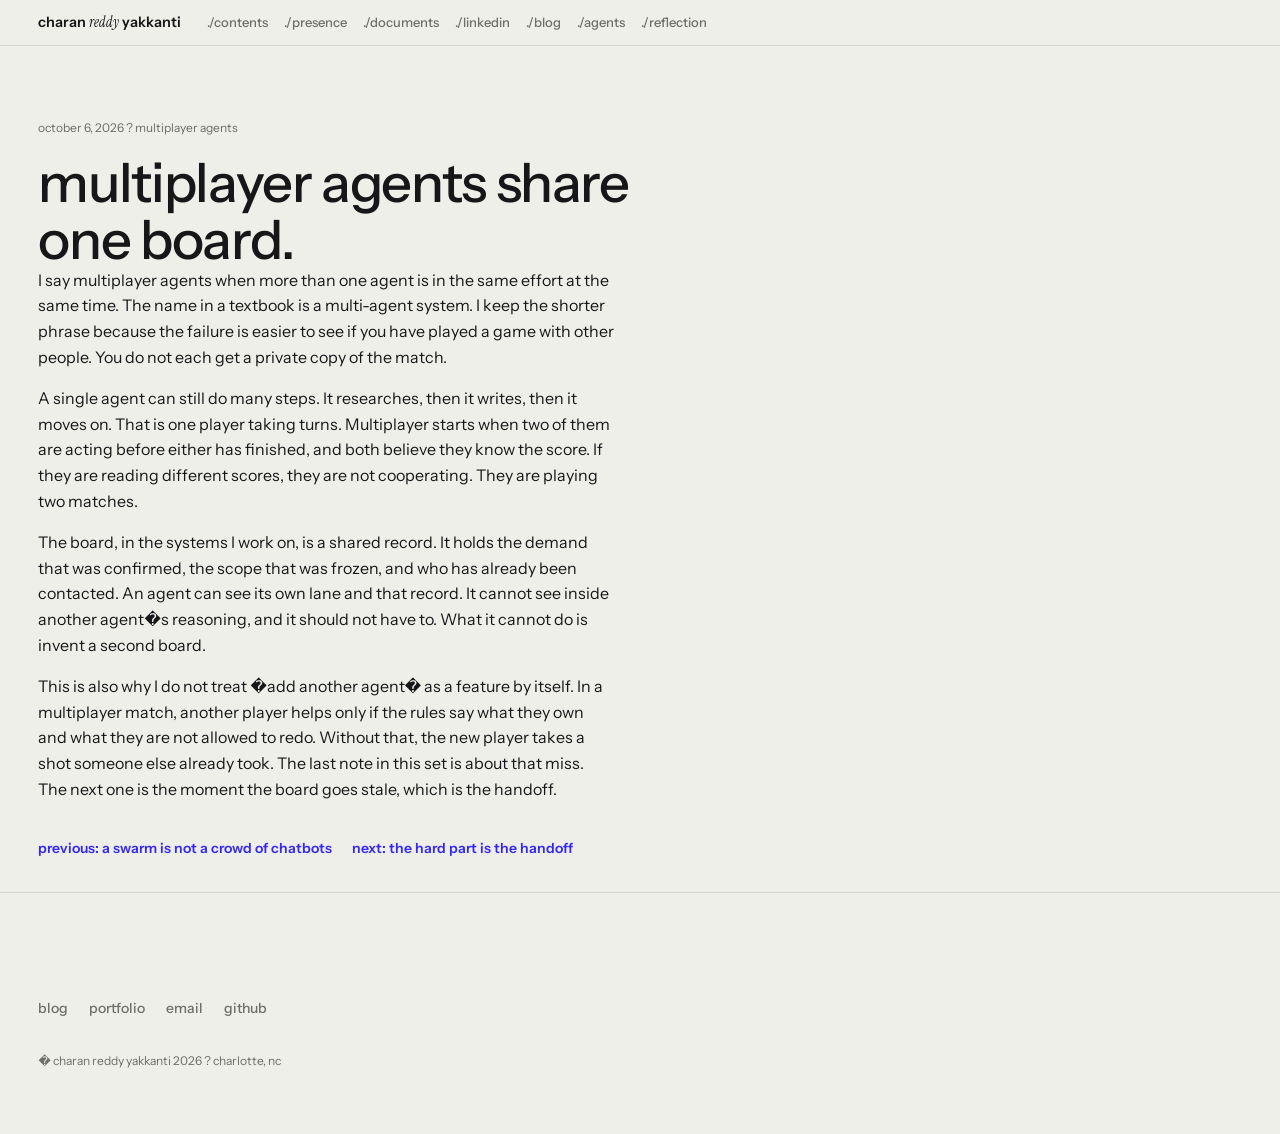
<file: blog/multiplayer-agents.html>
<!DOCTYPE html>
<html lang="en">
<head>
<meta charset="utf-8">
<meta name="viewport" content="width=device-width, initial-scale=1, viewport-fit=cover">
<title>multiplayer agents share one board</title>
<meta name="description" content="Multiplayer agents are agents in the same effort at the same time, reading one shared record.">
<link rel="preconnect" href="https://fonts.googleapis.com">
<link rel="preconnect" href="https://fonts.gstatic.com" crossorigin>
<link href="https://fonts.googleapis.com/css2?family=Instrument+Sans:ital,wght@0,400;0,500;0,600;1,400&family=Instrument+Serif:ital@0;1&display=swap" rel="stylesheet">
<link rel="stylesheet" href="../styles.css">
</head>
<body>
<a class="skip" href="#main">Skip to content</a>
<nav class="bar" aria-label="Sections">
  <div class="bar-in">
    <a class="me" href="../index.html">charan <em>reddy</em> yakkanti</a>
    <div class="links">
      <a href="../index.html#contents">./contents</a>
      <a href="../index.html#presence">./presence</a>
      <a href="../index.html#documents">./documents</a>
      <a href="../index.html#linkedin">./linkedin</a>
      <a href="index.html">./blog</a>
      <a href="../index.html#agents">./agents</a>
      <a href="../index.html#reflection">./reflection</a>
    </div>
  </div>
</nav>
<main id="main">
  <article class="post">
    <div class="wrap">
      <p class="dots">october 6, 2026 ? multiplayer agents</p>
      <h1 class="post-title">multiplayer agents share one board.</h1>
      <p>I say multiplayer agents when more than one agent is in the same effort at the same time. The name in a textbook is a multi-agent system. I keep the shorter phrase because the failure is easier to see if you have played a game with other people. You do not each get a private copy of the match.</p>
      <p>A single agent can still do many steps. It researches, then it writes, then it moves on. That is one player taking turns. Multiplayer starts when two of them are acting before either has finished, and both believe they know the score. If they are reading different scores, they are not cooperating. They are playing two matches.</p>
      <p>The board, in the systems I work on, is a shared record. It holds the demand that was confirmed, the scope that was frozen, and who has already been contacted. An agent can see its own lane and that record. It cannot see inside another agent�s reasoning, and it should not have to. What it cannot do is invent a second board.</p>
      <p>This is also why I do not treat �add another agent� as a feature by itself. In a multiplayer match, another player helps only if the rules say what they own and what they are not allowed to redo. Without that, the new player takes a shot someone else already took. The last note in this set is about that miss. The next one is the moment the board goes stale, which is the handoff.</p>
      <p class="post-nav"><a href="swarm-is-not-a-crowd.html">previous: a swarm is not a crowd of chatbots</a><a href="the-handoff.html">next: the hard part is the handoff</a></p>
    </div>
  </article>
</main>
<footer>
  <div class="wrap">
    <div class="hail">
      <a href="index.html">blog</a>
      <a href="../index.html">portfolio</a>
      <a href="mailto:charanreddy.business@gmail.com">email</a>
      <a href="https://github.com/reay0110">github</a>
    </div>
    <div class="fine">� charan reddy yakkanti 2026 ? charlotte, nc</div>
  </div>
</footer>
</body>
</html>
</file>
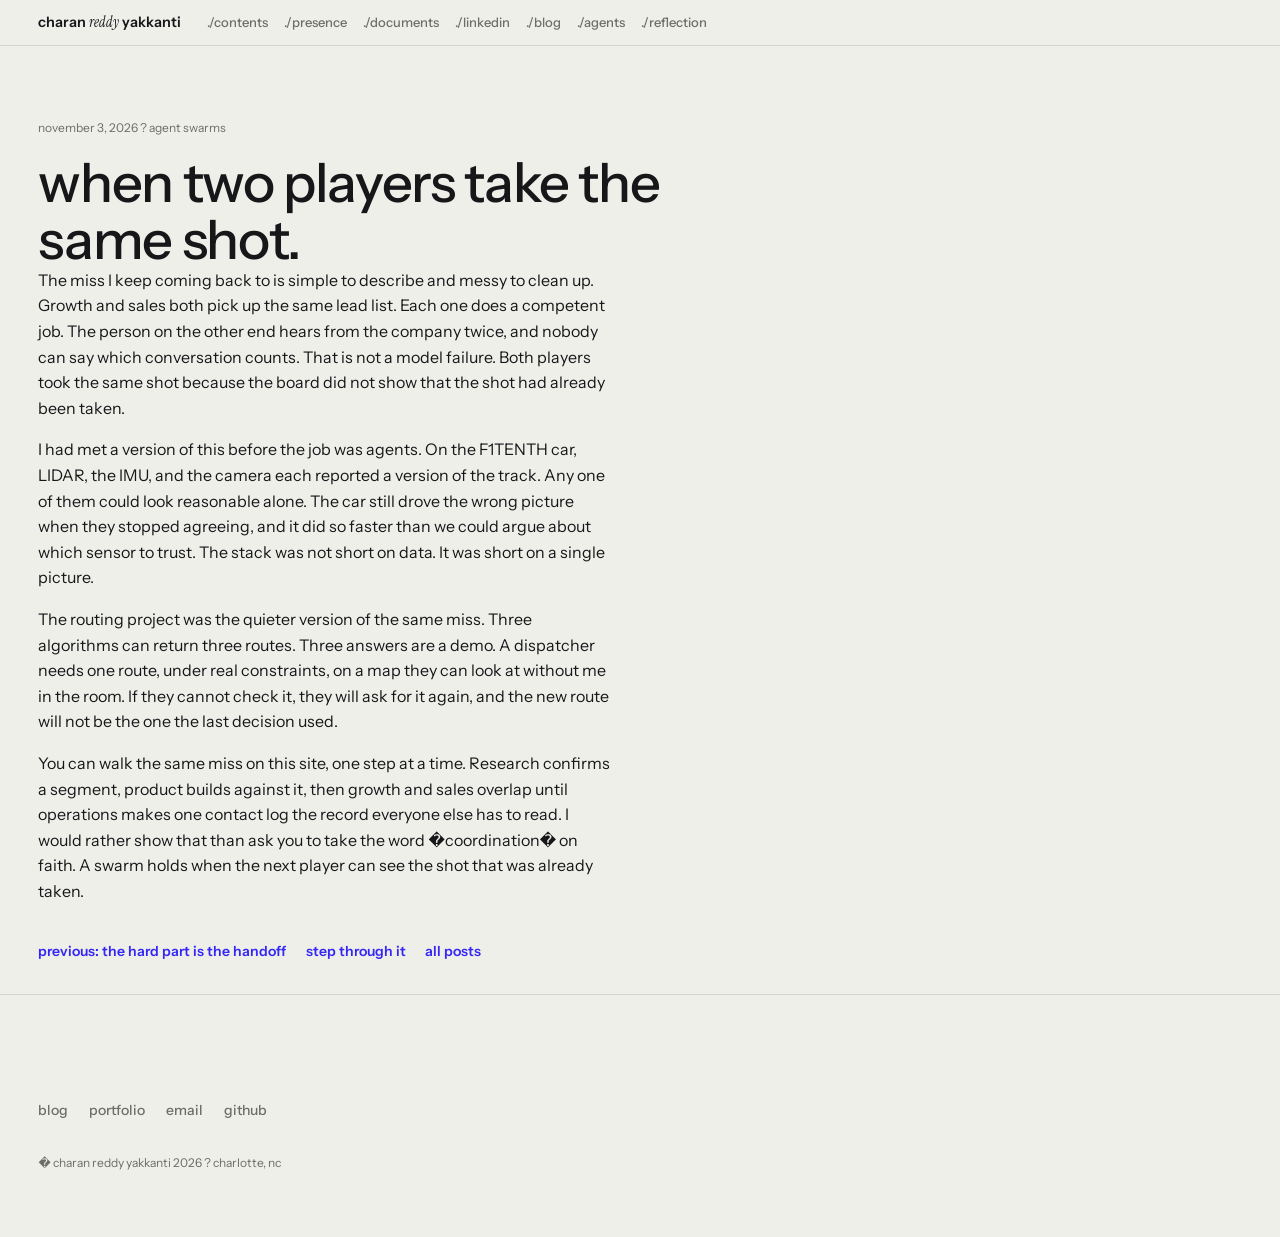
<file: blog/same-shot.html>
<!DOCTYPE html>
<html lang="en">
<head>
<meta charset="utf-8">
<meta name="viewport" content="width=device-width, initial-scale=1, viewport-fit=cover">
<title>when two players take the same shot</title>
<meta name="description" content="What happens when two agents act on a stale record and repeat the same work.">
<link rel="preconnect" href="https://fonts.googleapis.com">
<link rel="preconnect" href="https://fonts.gstatic.com" crossorigin>
<link href="https://fonts.googleapis.com/css2?family=Instrument+Sans:ital,wght@0,400;0,500;0,600;1,400&family=Instrument+Serif:ital@0;1&display=swap" rel="stylesheet">
<link rel="stylesheet" href="../styles.css">
</head>
<body>
<a class="skip" href="#main">Skip to content</a>
<nav class="bar" aria-label="Sections">
  <div class="bar-in">
    <a class="me" href="../index.html">charan <em>reddy</em> yakkanti</a>
    <div class="links">
      <a href="../index.html#contents">./contents</a>
      <a href="../index.html#presence">./presence</a>
      <a href="../index.html#documents">./documents</a>
      <a href="../index.html#linkedin">./linkedin</a>
      <a href="index.html">./blog</a>
      <a href="../index.html#agents">./agents</a>
      <a href="../index.html#reflection">./reflection</a>
    </div>
  </div>
</nav>
<main id="main">
  <article class="post">
    <div class="wrap">
      <p class="dots">november 3, 2026 ? agent swarms</p>
      <h1 class="post-title">when two players take the same shot.</h1>
      <p>The miss I keep coming back to is simple to describe and messy to clean up. Growth and sales both pick up the same lead list. Each one does a competent job. The person on the other end hears from the company twice, and nobody can say which conversation counts. That is not a model failure. Both players took the same shot because the board did not show that the shot had already been taken.</p>
      <p>I had met a version of this before the job was agents. On the F1TENTH car, LIDAR, the IMU, and the camera each reported a version of the track. Any one of them could look reasonable alone. The car still drove the wrong picture when they stopped agreeing, and it did so faster than we could argue about which sensor to trust. The stack was not short on data. It was short on a single picture.</p>
      <p>The routing project was the quieter version of the same miss. Three algorithms can return three routes. Three answers are a demo. A dispatcher needs one route, under real constraints, on a map they can look at without me in the room. If they cannot check it, they will ask for it again, and the new route will not be the one the last decision used.</p>
      <p>You can walk the same miss on this site, one step at a time. Research confirms a segment, product builds against it, then growth and sales overlap until operations makes one contact log the record everyone else has to read. I would rather show that than ask you to take the word �coordination� on faith. A swarm holds when the next player can see the shot that was already taken.</p>
      <p class="post-nav"><a href="the-handoff.html">previous: the hard part is the handoff</a><a href="../index.html#agents">step through it</a><a href="index.html">all posts</a></p>
    </div>
  </article>
</main>
<footer>
  <div class="wrap">
    <div class="hail">
      <a href="index.html">blog</a>
      <a href="../index.html">portfolio</a>
      <a href="mailto:charanreddy.business@gmail.com">email</a>
      <a href="https://github.com/reay0110">github</a>
    </div>
    <div class="fine">� charan reddy yakkanti 2026 ? charlotte, nc</div>
  </div>
</footer>
</body>
</html>
</file>
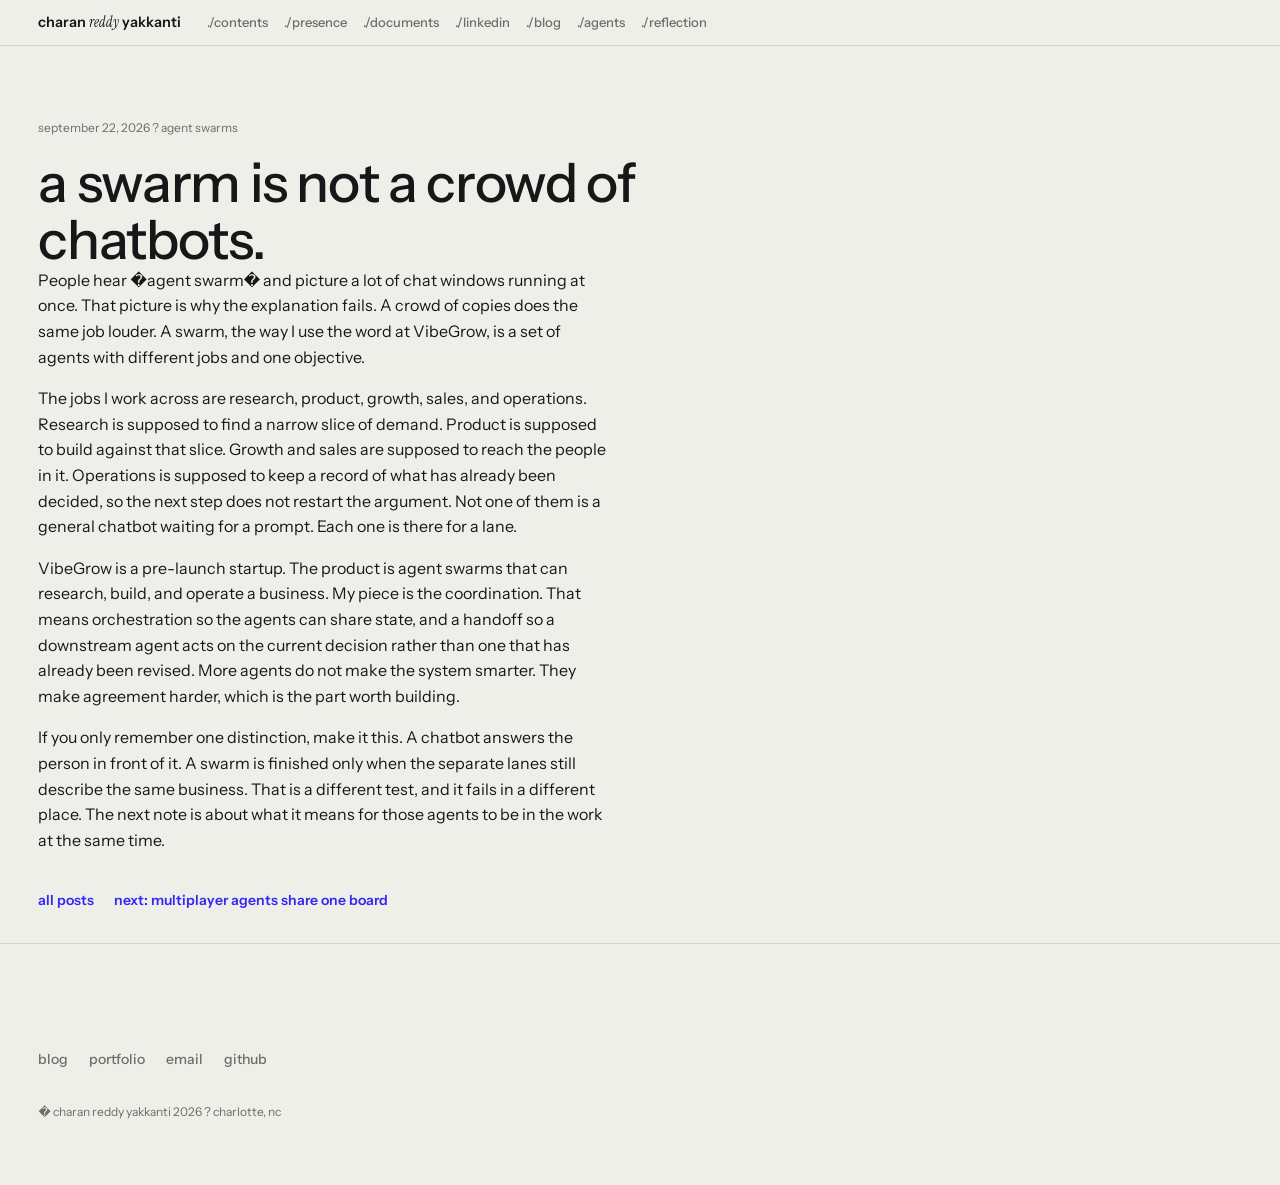
<file: blog/swarm-is-not-a-crowd.html>
<!DOCTYPE html>
<html lang="en">
<head>
<meta charset="utf-8">
<meta name="viewport" content="width=device-width, initial-scale=1, viewport-fit=cover">
<title>a swarm is not a crowd of chatbots</title>
<meta name="description" content="What an agent swarm is at VibeGrow, and why more copies of one chatbot are not a swarm.">
<link rel="preconnect" href="https://fonts.googleapis.com">
<link rel="preconnect" href="https://fonts.gstatic.com" crossorigin>
<link href="https://fonts.googleapis.com/css2?family=Instrument+Sans:ital,wght@0,400;0,500;0,600;1,400&family=Instrument+Serif:ital@0;1&display=swap" rel="stylesheet">
<link rel="stylesheet" href="../styles.css">
</head>
<body>
<a class="skip" href="#main">Skip to content</a>
<nav class="bar" aria-label="Sections">
  <div class="bar-in">
    <a class="me" href="../index.html">charan <em>reddy</em> yakkanti</a>
    <div class="links">
      <a href="../index.html#contents">./contents</a>
      <a href="../index.html#presence">./presence</a>
      <a href="../index.html#documents">./documents</a>
      <a href="../index.html#linkedin">./linkedin</a>
      <a href="index.html">./blog</a>
      <a href="../index.html#agents">./agents</a>
      <a href="../index.html#reflection">./reflection</a>
    </div>
  </div>
</nav>
<main id="main">
  <article class="post">
    <div class="wrap">
      <p class="dots">september 22, 2026 ? agent swarms</p>
      <h1 class="post-title">a swarm is not a crowd of chatbots.</h1>
      <p>People hear �agent swarm� and picture a lot of chat windows running at once. That picture is why the explanation fails. A crowd of copies does the same job louder. A swarm, the way I use the word at VibeGrow, is a set of agents with different jobs and one objective.</p>
      <p>The jobs I work across are research, product, growth, sales, and operations. Research is supposed to find a narrow slice of demand. Product is supposed to build against that slice. Growth and sales are supposed to reach the people in it. Operations is supposed to keep a record of what has already been decided, so the next step does not restart the argument. Not one of them is a general chatbot waiting for a prompt. Each one is there for a lane.</p>
      <p>VibeGrow is a pre-launch startup. The product is agent swarms that can research, build, and operate a business. My piece is the coordination. That means orchestration so the agents can share state, and a handoff so a downstream agent acts on the current decision rather than one that has already been revised. More agents do not make the system smarter. They make agreement harder, which is the part worth building.</p>
      <p>If you only remember one distinction, make it this. A chatbot answers the person in front of it. A swarm is finished only when the separate lanes still describe the same business. That is a different test, and it fails in a different place. The next note is about what it means for those agents to be in the work at the same time.</p>
      <p class="post-nav"><a href="index.html">all posts</a><a href="multiplayer-agents.html">next: multiplayer agents share one board</a></p>
    </div>
  </article>
</main>
<footer>
  <div class="wrap">
    <div class="hail">
      <a href="index.html">blog</a>
      <a href="../index.html">portfolio</a>
      <a href="mailto:charanreddy.business@gmail.com">email</a>
      <a href="https://github.com/reay0110">github</a>
    </div>
    <div class="fine">� charan reddy yakkanti 2026 ? charlotte, nc</div>
  </div>
</footer>
</body>
</html>
</file>
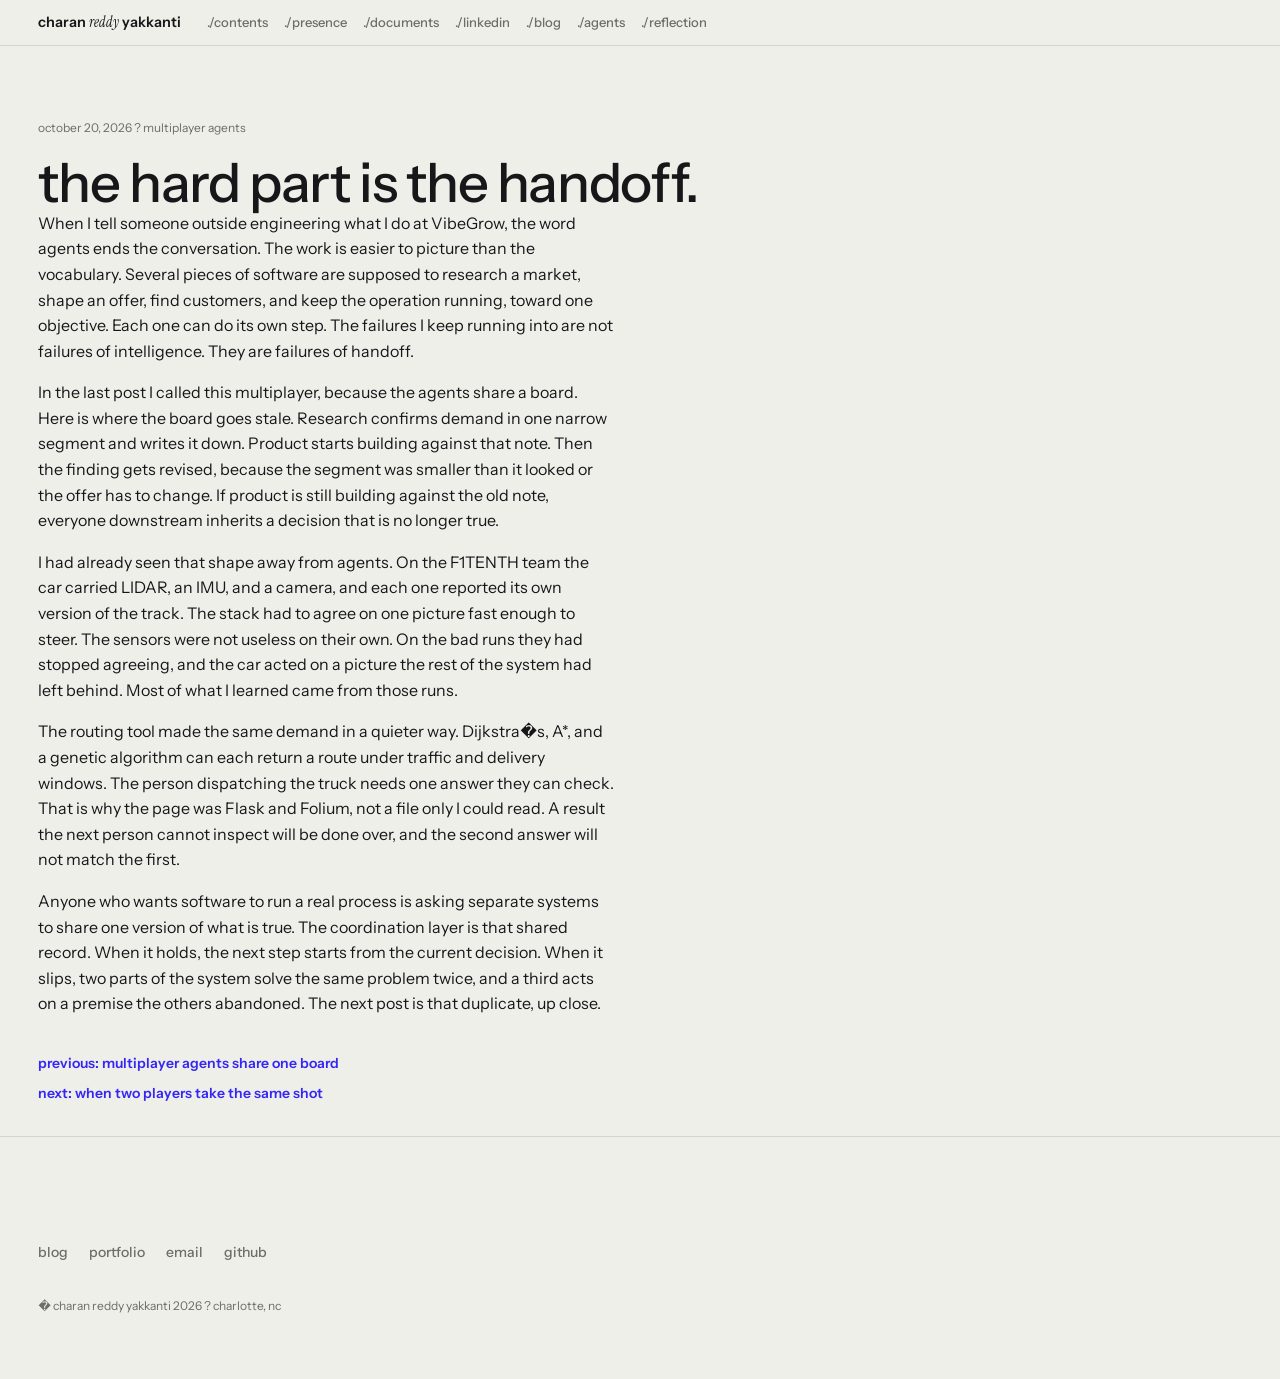
<file: blog/the-handoff.html>
<!DOCTYPE html>
<html lang="en">
<head>
<meta charset="utf-8">
<meta name="viewport" content="width=device-width, initial-scale=1, viewport-fit=cover">
<title>the hard part is the handoff</title>
<meta name="description" content="Why multi-agent work fails at the handoff, not because an agent is unintelligent.">
<link rel="preconnect" href="https://fonts.googleapis.com">
<link rel="preconnect" href="https://fonts.gstatic.com" crossorigin>
<link href="https://fonts.googleapis.com/css2?family=Instrument+Sans:ital,wght@0,400;0,500;0,600;1,400&family=Instrument+Serif:ital@0;1&display=swap" rel="stylesheet">
<link rel="stylesheet" href="../styles.css">
</head>
<body>
<a class="skip" href="#main">Skip to content</a>
<nav class="bar" aria-label="Sections">
  <div class="bar-in">
    <a class="me" href="../index.html">charan <em>reddy</em> yakkanti</a>
    <div class="links">
      <a href="../index.html#contents">./contents</a>
      <a href="../index.html#presence">./presence</a>
      <a href="../index.html#documents">./documents</a>
      <a href="../index.html#linkedin">./linkedin</a>
      <a href="index.html">./blog</a>
      <a href="../index.html#agents">./agents</a>
      <a href="../index.html#reflection">./reflection</a>
    </div>
  </div>
</nav>
<main id="main">
  <article class="post">
    <div class="wrap">
      <p class="dots">october 20, 2026 ? multiplayer agents</p>
      <h1 class="post-title">the hard part is the handoff.</h1>
      <p>When I tell someone outside engineering what I do at VibeGrow, the word agents ends the conversation. The work is easier to picture than the vocabulary. Several pieces of software are supposed to research a market, shape an offer, find customers, and keep the operation running, toward one objective. Each one can do its own step. The failures I keep running into are not failures of intelligence. They are failures of handoff.</p>
      <p>In the last post I called this multiplayer, because the agents share a board. Here is where the board goes stale. Research confirms demand in one narrow segment and writes it down. Product starts building against that note. Then the finding gets revised, because the segment was smaller than it looked or the offer has to change. If product is still building against the old note, everyone downstream inherits a decision that is no longer true.</p>
      <p>I had already seen that shape away from agents. On the F1TENTH team the car carried LIDAR, an IMU, and a camera, and each one reported its own version of the track. The stack had to agree on one picture fast enough to steer. The sensors were not useless on their own. On the bad runs they had stopped agreeing, and the car acted on a picture the rest of the system had left behind. Most of what I learned came from those runs.</p>
      <p>The routing tool made the same demand in a quieter way. Dijkstra�s, A*, and a genetic algorithm can each return a route under traffic and delivery windows. The person dispatching the truck needs one answer they can check. That is why the page was Flask and Folium, not a file only I could read. A result the next person cannot inspect will be done over, and the second answer will not match the first.</p>
      <p>Anyone who wants software to run a real process is asking separate systems to share one version of what is true. The coordination layer is that shared record. When it holds, the next step starts from the current decision. When it slips, two parts of the system solve the same problem twice, and a third acts on a premise the others abandoned. The next post is that duplicate, up close.</p>
      <p class="post-nav"><a href="multiplayer-agents.html">previous: multiplayer agents share one board</a><a href="same-shot.html">next: when two players take the same shot</a></p>
    </div>
  </article>
</main>
<footer>
  <div class="wrap">
    <div class="hail">
      <a href="index.html">blog</a>
      <a href="../index.html">portfolio</a>
      <a href="mailto:charanreddy.business@gmail.com">email</a>
      <a href="https://github.com/reay0110">github</a>
    </div>
    <div class="fine">� charan reddy yakkanti 2026 ? charlotte, nc</div>
  </div>
</footer>
</body>
</html>
</file>
<file: styles.css>
:root{
  box-sizing:border-box;
  padding-top:env(safe-area-inset-top,0px);
  padding-bottom:env(safe-area-inset-bottom,0px);
  --paper:#EFEFEA;--raise:#F7F7F4;--ink:#17171A;--mute:#6E6E68;--rule:#D5D5CD;
  --zap:#3426F5;--zap-soft:#E2E0FF;
  --sans:"Instrument Sans",system-ui,-apple-system,"Segoe UI",sans-serif;
  --serif:"Instrument Serif",Georgia,serif;
}
:root:not([data-theme="light"]){
  @media (prefers-color-scheme:dark){
    color-scheme:dark;
    --paper:#111113;--raise:#1A1A1D;--ink:#EDEDE8;--mute:#9A9A94;--rule:#2E2E32;
    --zap:#9C94FF;--zap-soft:#1E1B38;
  }
}
:root[data-theme="dark"]{
  color-scheme:dark;
  --paper:#111113;--raise:#1A1A1D;--ink:#EDEDE8;--mute:#9A9A94;--rule:#2E2E32;
  --zap:#9C94FF;--zap-soft:#1E1B38;
}
*,*::before,*::after{box-sizing:inherit}
html{scroll-behavior:smooth;scroll-padding-top:calc(env(safe-area-inset-top,0px) + 4rem)}
@media (prefers-reduced-motion:reduce){html{scroll-behavior:auto}}
body{margin:0;background:var(--paper);color:var(--ink);font-family:var(--sans);
  font-size:1rem;line-height:1.6;-webkit-font-smoothing:antialiased}
body::before{content:"";position:fixed;inset:0 0 auto;height:env(safe-area-inset-top,0px);background:var(--paper);z-index:60}
.lc{text-transform:lowercase}

.bar{position:sticky;top:env(safe-area-inset-top,0px);z-index:50;
  background:color-mix(in srgb,var(--paper) 90%,transparent);backdrop-filter:blur(10px);
  border-bottom:1px solid var(--rule)}
.bar-in{max-width:78rem;margin:0 auto;padding:.7rem 1.4rem;display:flex;align-items:center;gap:1.6rem}
.me{font-weight:600;font-size:.9rem;text-decoration:none;color:var(--ink);white-space:nowrap;text-transform:lowercase}
.me em{font-family:var(--serif);font-style:italic;font-weight:400}
.links{display:flex;gap:1rem;overflow-x:auto;scrollbar-width:none;font-size:.8125rem;font-weight:500}
.links::-webkit-scrollbar{display:none}
.links a{color:var(--mute);text-decoration:none;white-space:nowrap}
.links a:hover,.links a:focus-visible{color:var(--zap)}

.wrap{max-width:78rem;margin:0 auto;padding:0 1.4rem}
section{padding:5rem 0;border-top:1px solid var(--rule)}
h1,h2,h3{margin:0;font-weight:500;letter-spacing:-.025em;line-height:1.05;text-transform:lowercase}
h1{font-size:clamp(2.4rem,8.5vw,5.4rem)}
h1 em{font-family:var(--serif);font-style:italic;font-weight:400;letter-spacing:-.01em}
h2{font-size:clamp(1.6rem,4vw,2.4rem);margin-bottom:.5rem}
h3{font-size:1.125rem;font-weight:600;letter-spacing:-.015em;margin:1.6rem 0 .5rem}
p{margin:0 0 1rem;max-width:36rem}
a{color:var(--zap)}
.dots{font-size:.75rem;color:var(--mute);text-transform:lowercase;margin-bottom:1rem}

/* hero / title page */
.hero{padding:4.5rem 0 3.5rem;position:relative;overflow:hidden;border-top:none}
.stack{display:flex;flex-wrap:wrap;gap:.35rem 1.4rem;font-size:.75rem;font-weight:600;
  color:var(--mute);letter-spacing:.02em;margin-bottom:2.5rem;text-transform:lowercase}
.hero h1{max-width:13ch}
.lede{font-size:1.125rem;color:var(--mute);margin-top:1.6rem;max-width:31rem;text-transform:lowercase}
.scatter{display:none}
@media (min-width:62rem){
  .scatter{display:block;position:absolute;right:1.4rem;top:5rem;width:21rem;height:19rem;pointer-events:none}
  .chip{position:absolute;background:var(--raise);border:1px solid var(--rule);
    padding:.7rem .9rem;font-size:.75rem;font-weight:500;box-shadow:0 1px 0 var(--rule);text-transform:lowercase}
  .chip b{display:block;font-weight:600;color:var(--zap);margin-bottom:.15rem}
  .c1{top:0;left:1rem;transform:rotate(-4deg)}
  .c2{top:5rem;left:8.5rem;transform:rotate(3deg)}
  .c3{top:10.5rem;left:0;transform:rotate(2deg)}
  .c4{top:14.5rem;left:9rem;transform:rotate(-3deg)}
}
.hail{display:flex;flex-wrap:wrap;gap:.4rem 1.3rem;margin-top:2rem;font-size:.875rem;font-weight:500;text-transform:lowercase}
.hail a,.hail span{color:var(--mute);text-decoration:none}
.hail a:hover{color:var(--zap)}
.howto{margin-top:2.4rem;padding:.85rem 1rem;max-width:33rem;background:var(--zap-soft);
  border-left:2px solid var(--zap);font-size:.9rem;line-height:1.5}

/* contents */
.toc{list-style:none;margin:1.5rem 0 0;padding:0;max-width:44rem}
.toc li{display:grid;grid-template-columns:10rem 1fr;gap:1rem;padding:.6rem 0;border-bottom:1px solid var(--rule);font-size:.9375rem}
.toc li:last-child{border-bottom:none}
.toc a{font-weight:600;text-decoration:none;text-transform:lowercase}
.toc span{color:var(--mute)}
@media (max-width:34rem){.toc li{grid-template-columns:1fr;gap:.1rem}}

/* entries */
.entry{display:grid;gap:.6rem;padding:2rem 0;border-top:1px solid var(--rule)}
.entry:first-of-type{border-top:none;padding-top:1rem}
@media (min-width:52rem){.entry{grid-template-columns:11rem 1fr;gap:2.5rem}}
.entry-path{font-size:.9rem;font-weight:600;text-transform:lowercase}
.entry-path a{text-decoration:none}
.entry-path a:hover{text-decoration:underline}
.open{display:flex;flex-wrap:wrap;gap:.5rem 1.2rem;font-size:.8125rem;font-weight:600;margin:.4rem 0 .2rem;text-transform:lowercase}
.open a{text-decoration:none}
.open a:hover{text-decoration:underline}

details.aim{margin-top:.9rem}
details.aim summary{cursor:pointer;font-size:.8125rem;font-weight:600;color:var(--mute);list-style:none;text-transform:lowercase}
details.aim summary::-webkit-details-marker{display:none}
details.aim summary::before{content:"→ ";color:var(--zap)}
details.aim[open] summary::before{content:"↓ "}
details.aim summary:hover{color:var(--zap)}
.aim-body{margin:.7rem 0 0;padding-left:1rem;border-left:1px solid var(--rule);font-size:.9rem;max-width:36rem}
.aim-body dt{font-weight:600;color:var(--zap);margin-top:.6rem;font-size:.8125rem;text-transform:lowercase}
.aim-body dd{margin:.1rem 0 0}

video{display:block;width:100%;max-width:40rem;background:#000;border:1px solid var(--rule);margin:.6rem 0}

/* slots for the author's own writing */
.slot{border:1px dashed var(--rule);padding:1rem 1.1rem;margin:.6rem 0 1.2rem;max-width:36rem;
  color:var(--mute);font-size:.9375rem;font-style:italic}

/* career center record */
.record{display:grid;grid-template-columns:auto 1fr;gap:.35rem 1.4rem;font-size:.9375rem;max-width:36rem;margin:.4rem 0 0}
.record dt{font-weight:600;text-transform:lowercase}
.record dd{margin:0}

/* agent lab */
.lab{background:var(--raise);border:1px solid var(--rule);padding:1.4rem;margin-top:1.5rem;max-width:52rem}
.lanes{display:grid;gap:.45rem;margin-bottom:1.1rem}
.lane{display:grid;grid-template-columns:6rem 1fr;gap:.8rem;align-items:center}
@media (min-width:40rem){.lane{grid-template-columns:7rem 1fr}}
.lane-name{font-size:.8125rem;font-weight:600;color:var(--mute);text-align:right;text-transform:lowercase}
.lane-track{min-height:2.1rem;background:var(--paper);border:1px solid var(--rule);display:flex;align-items:center;padding:.3rem .7rem}
.lane.on .lane-name{color:var(--zap)}
.lane.on .lane-track{border-color:var(--zap);background:var(--zap-soft)}
.lane-msg{font-size:.8125rem;color:var(--ink);opacity:0;transition:opacity .22s}
.lane.on .lane-msg{opacity:1}
@media (prefers-reduced-motion:reduce){.lane-msg{transition:none}}
.shared{border:1px dashed var(--rule);padding:.85rem .95rem;margin-bottom:1.1rem;min-height:5rem}
.shared-h{font-size:.7rem;font-weight:600;color:var(--mute);margin-bottom:.45rem;text-transform:lowercase}
.shared ul{margin:0;padding-left:1.05rem;font-size:.875rem}
.shared li{margin-bottom:.22rem}
.shared .empty{font-size:.875rem;color:var(--mute)}
.ctl{display:flex;flex-wrap:wrap;gap:.55rem;align-items:center}
button{font-family:var(--sans);font-size:.8125rem;font-weight:600;text-transform:lowercase;
  padding:.45rem 1rem;border:1px solid var(--zap);background:var(--zap);color:var(--paper);cursor:pointer}
button.ghost{background:transparent;color:var(--zap)}
button:disabled{opacity:.4;cursor:default}
button:focus-visible,a:focus-visible,summary:focus-visible{outline:2px solid var(--zap);outline-offset:2px}
.count{font-size:.75rem;color:var(--mute)}
.cap{font-size:.9375rem;color:var(--mute);margin-top:1.1rem;max-width:36rem}

footer{padding:4.5rem 0 4rem;border-top:1px solid var(--rule)}
.note{font-family:var(--serif);font-size:clamp(1.25rem,3vw,1.75rem);line-height:1.4;max-width:31rem;margin:0 0 2rem}
.note em{font-style:italic;color:var(--zap)}
.fine{font-size:.75rem;color:var(--mute);margin-top:2rem;text-transform:lowercase}
.skip{position:absolute;left:-9999px}
.skip:focus{left:1rem;top:1rem;position:fixed;z-index:99;background:var(--zap);color:var(--paper);padding:.55rem 1rem}

.post{padding:4.5rem 0 1rem}
.post-title{font-size:clamp(2rem,5vw,3.4rem);max-width:18ch;text-transform:lowercase}
.post-list{list-style:none;margin:1.4rem 0 1.2rem;padding:0;max-width:40rem}
.post-list li{padding:1.05rem 0;border-top:1px solid var(--rule)}
.post-list li:last-child{border-bottom:1px solid var(--rule)}
.post-list a{font-weight:600;text-decoration:none}
.post-list a:hover{text-decoration:underline}
.post-meta{display:block;font-size:.75rem;color:var(--mute);margin-bottom:.25rem}
.post-dek{color:var(--mute);margin:.4rem 0 0;font-size:.9375rem}
.post-nav{display:flex;flex-wrap:wrap;gap:.45rem 1.2rem;margin-top:2.2rem;font-size:.875rem;font-weight:600;text-transform:lowercase}
.post-nav a{text-decoration:none}
.post-nav a:hover{text-decoration:underline}
.journal-lead{margin-top:1.2rem}
</file>
